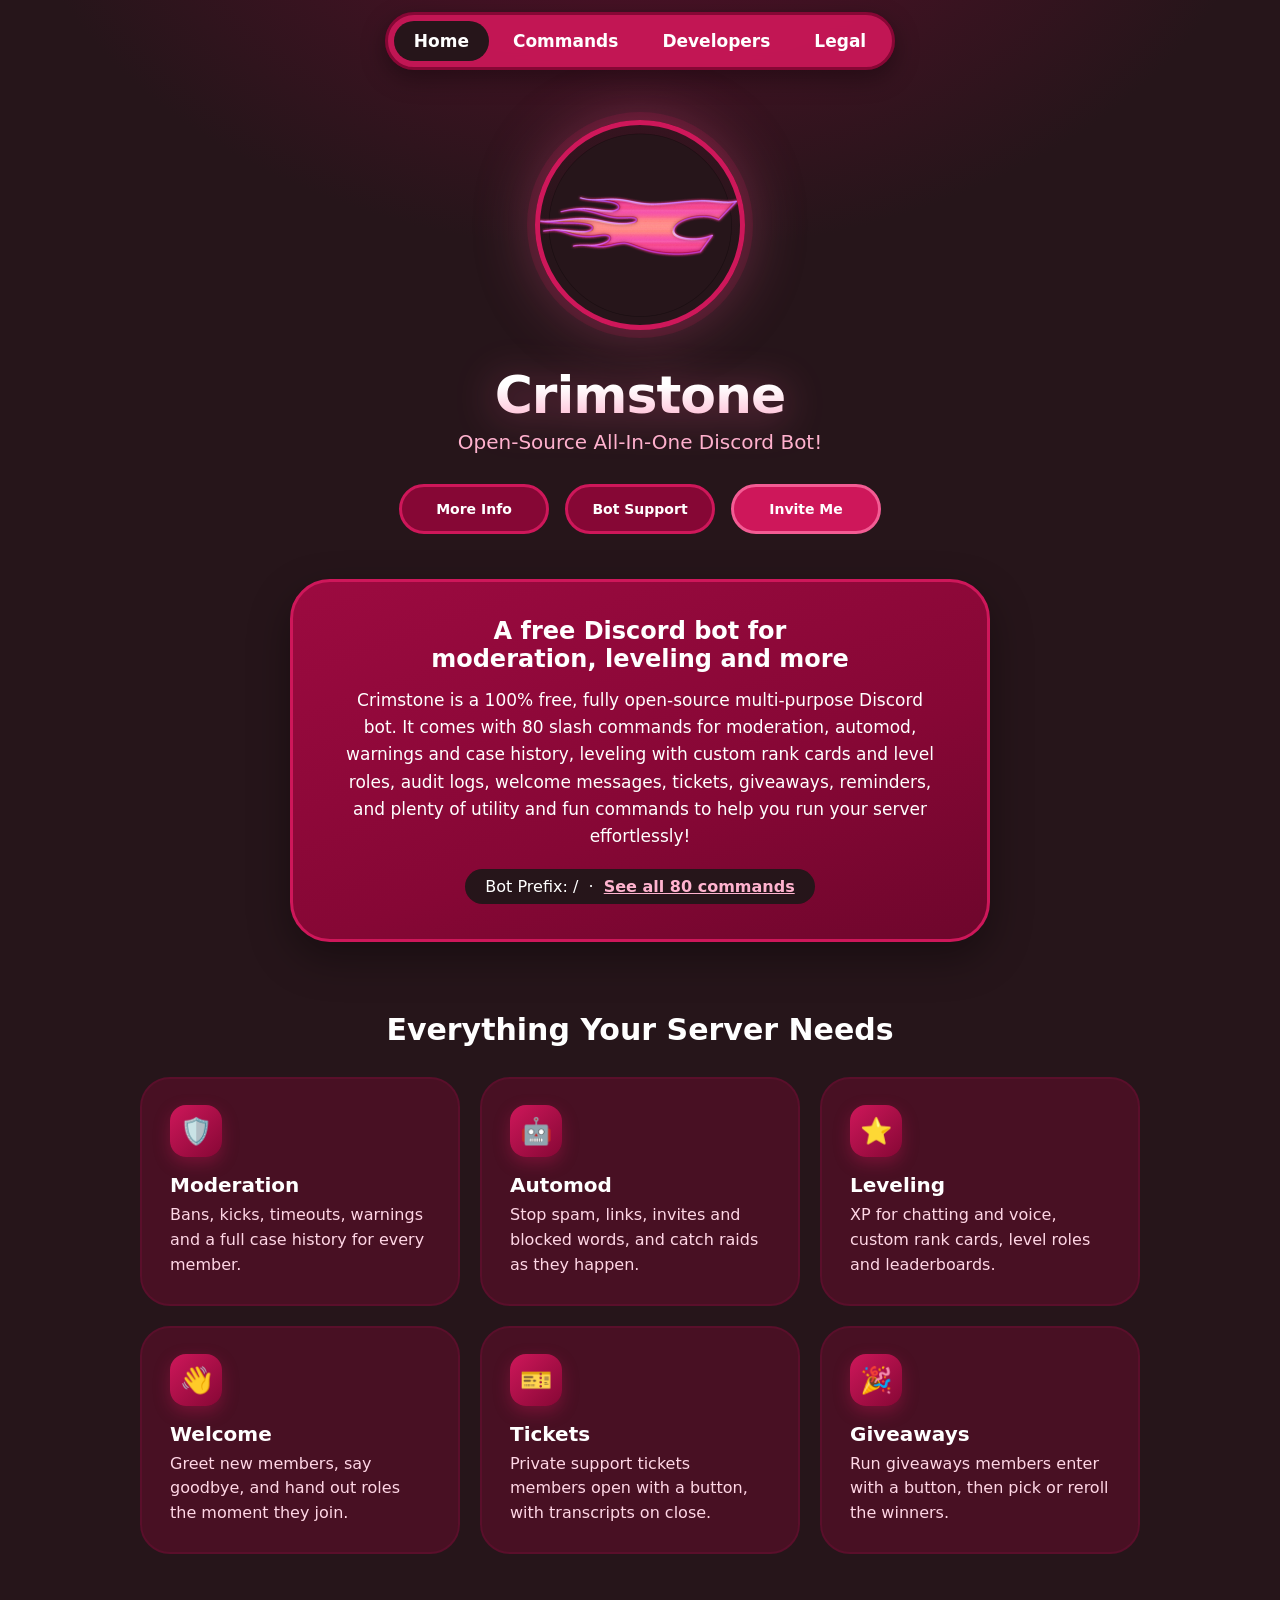
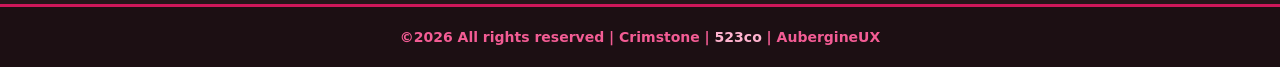
<file: index.html>
<!DOCTYPE html>
<html lang="en">
<head>
    <meta charset="UTF-8">
    <meta name="viewport" content="width=device-width, initial-scale=1.0">
    <title>Crimstone – Free Discord Moderation &amp; Leveling Bot</title>
    <meta name="description" content="Crimstone is a free, open-source Discord bot with 80 slash commands for moderation, leveling and XP, audit logs, reminders, utility tools and fun. Add it to your server in one click.">
    <meta name="author" content="AubergineUX">
    <meta name="theme-color" content="#ce175a">
    <link rel="canonical" href="https://crim.aubergineux.com/">
    <meta property="og:type" content="website">
    <meta property="og:site_name" content="Crimstone">
    <meta property="og:title" content="Crimstone – Free Discord Moderation &amp; Leveling Bot">
    <meta property="og:description" content="Crimstone is a free, open-source Discord bot with 80 slash commands for moderation, leveling and XP, audit logs, reminders, utility tools and fun. Add it to your server in one click.">
    <meta property="og:url" content="https://crim.aubergineux.com/">
    <meta property="og:image" content="https://crim.aubergineux.com/images/og-image.png">
    <meta property="og:image:width" content="1200">
    <meta property="og:image:height" content="630">
    <meta property="og:image:alt" content="The Crimstone bot logo">
    <meta name="twitter:card" content="summary_large_image">
    <meta name="twitter:title" content="Crimstone – Free Discord Moderation &amp; Leveling Bot">
    <meta name="twitter:description" content="Crimstone is a free, open-source Discord bot with 80 slash commands for moderation, leveling and XP, audit logs, reminders, utility tools and fun. Add it to your server in one click.">
    <meta name="twitter:image" content="https://crim.aubergineux.com/images/og-image.png">
    <link rel="stylesheet" href="style.css">
    <link rel="icon" type="image/png" sizes="48x48" href="/images/favicon-48.png">
    <link rel="apple-touch-icon" href="/images/apple-touch-icon.png">
    <script type="application/ld+json">
{
  "@context": "https://schema.org",
  "@graph": [
    {
      "@type": "WebSite",
      "name": "Crimstone",
      "url": "https://crim.aubergineux.com/"
    },
    {
      "@type": "SoftwareApplication",
      "name": "Crimstone",
      "description": "Crimstone is a free, open-source Discord bot with 80 slash commands for moderation, leveling and XP, audit logs, reminders, utility tools and fun. Add it to your server in one click.",
      "applicationCategory": "CommunicationApplication",
      "operatingSystem": "Discord",
      "url": "https://crim.aubergineux.com/",
      "installUrl": "https://discord.com/oauth2/authorize?client_id=1507721065235877958",
      "image": "https://crim.aubergineux.com/images/logo.png",
      "offers": {
        "@type": "Offer",
        "price": "0",
        "priceCurrency": "USD"
      },
      "author": {
        "@type": "Person",
        "name": "AubergineUX",
        "url": "https://github.com/aubergine-ux"
      }
    }
  ]
}
    </script>
</head>
<body>
    <nav id="nav" aria-label="Main">
        <div id="navtext-div">
            <a href="/" class="navtext" aria-current="page">Home</a>
            <a href="commands.html" class="navtext">Commands</a>
            <a href="developers.html" class="navtext">Developers</a>
            <a href="privacy.html" class="navtext">Legal</a>
        </div>
    </nav>

    <header>
        <img id="logo-main-1" src="images/logo-400.png" alt="Crimstone logo" width="200" height="200">
        <h1 id="botname-main-1">Crimstone</h1>
        <p id="botname-main-2">Open-Source All-In-One Discord Bot!</p>

        <div id="main-buttons">
            <a class="main-button" href="developers.html">More Info</a>
            <a class="main-button" href="https://osm.pm/ruby" rel="noopener">Bot Support</a>
            <a class="main-button" id="invite-button" href="https://discord.com/oauth2/authorize?client_id=1507721065235877958" rel="noopener">Invite Me</a>
        </div>
    </header>

    <main>
        <section id="main-info">
            <h2>A free Discord bot for moderation, leveling and more</h2>
            <p id="main-info-1">Crimstone is a 100% free, fully open-source multi-purpose Discord bot. It comes with 80 slash commands for moderation, automod, warnings and case history, leveling with custom rank cards and level roles, audit logs, welcome messages, tickets, giveaways, reminders, and plenty of utility and fun commands to help you run your server effortlessly!</p>
            <br>
            <p id="main-info-2">Bot Prefix: /&nbsp;&nbsp;·&nbsp;&nbsp;<a href="commands.html">See all 80 commands</a></p>
        </section>

        <section id="features">
            <h2 id="features-title">Everything Your Server Needs</h2>
            <div id="features-grid">
                <div class="feature-card">
                    <span class="feature-icon" aria-hidden="true">🛡️</span>
                    <h3 class="feature-name">Moderation</h3>
                    <p class="feature-desc">Bans, kicks, timeouts, warnings and a full case history for every member.</p>
                </div>
                <div class="feature-card">
                    <span class="feature-icon" aria-hidden="true">🤖</span>
                    <h3 class="feature-name">Automod</h3>
                    <p class="feature-desc">Stop spam, links, invites and blocked words, and catch raids as they happen.</p>
                </div>
                <div class="feature-card">
                    <span class="feature-icon" aria-hidden="true">⭐</span>
                    <h3 class="feature-name">Leveling</h3>
                    <p class="feature-desc">XP for chatting and voice, custom rank cards, level roles and leaderboards.</p>
                </div>
                <div class="feature-card">
                    <span class="feature-icon" aria-hidden="true">👋</span>
                    <h3 class="feature-name">Welcome</h3>
                    <p class="feature-desc">Greet new members, say goodbye, and hand out roles the moment they join.</p>
                </div>
                <div class="feature-card">
                    <span class="feature-icon" aria-hidden="true">🎫</span>
                    <h3 class="feature-name">Tickets</h3>
                    <p class="feature-desc">Private support tickets members open with a button, with transcripts on close.</p>
                </div>
                <div class="feature-card">
                    <span class="feature-icon" aria-hidden="true">🎉</span>
                    <h3 class="feature-name">Giveaways</h3>
                    <p class="feature-desc">Run giveaways members enter with a button, then pick or reroll the winners.</p>
                </div>
            </div>
        </section>
    </main>

    <footer>
        <p id="footer-text">©️2026 All rights reserved | Crimstone | <a href="https://523r.com/" rel="noopener">523co</a> | AubergineUX</p>
    </footer>
</body>
</html>
</file>
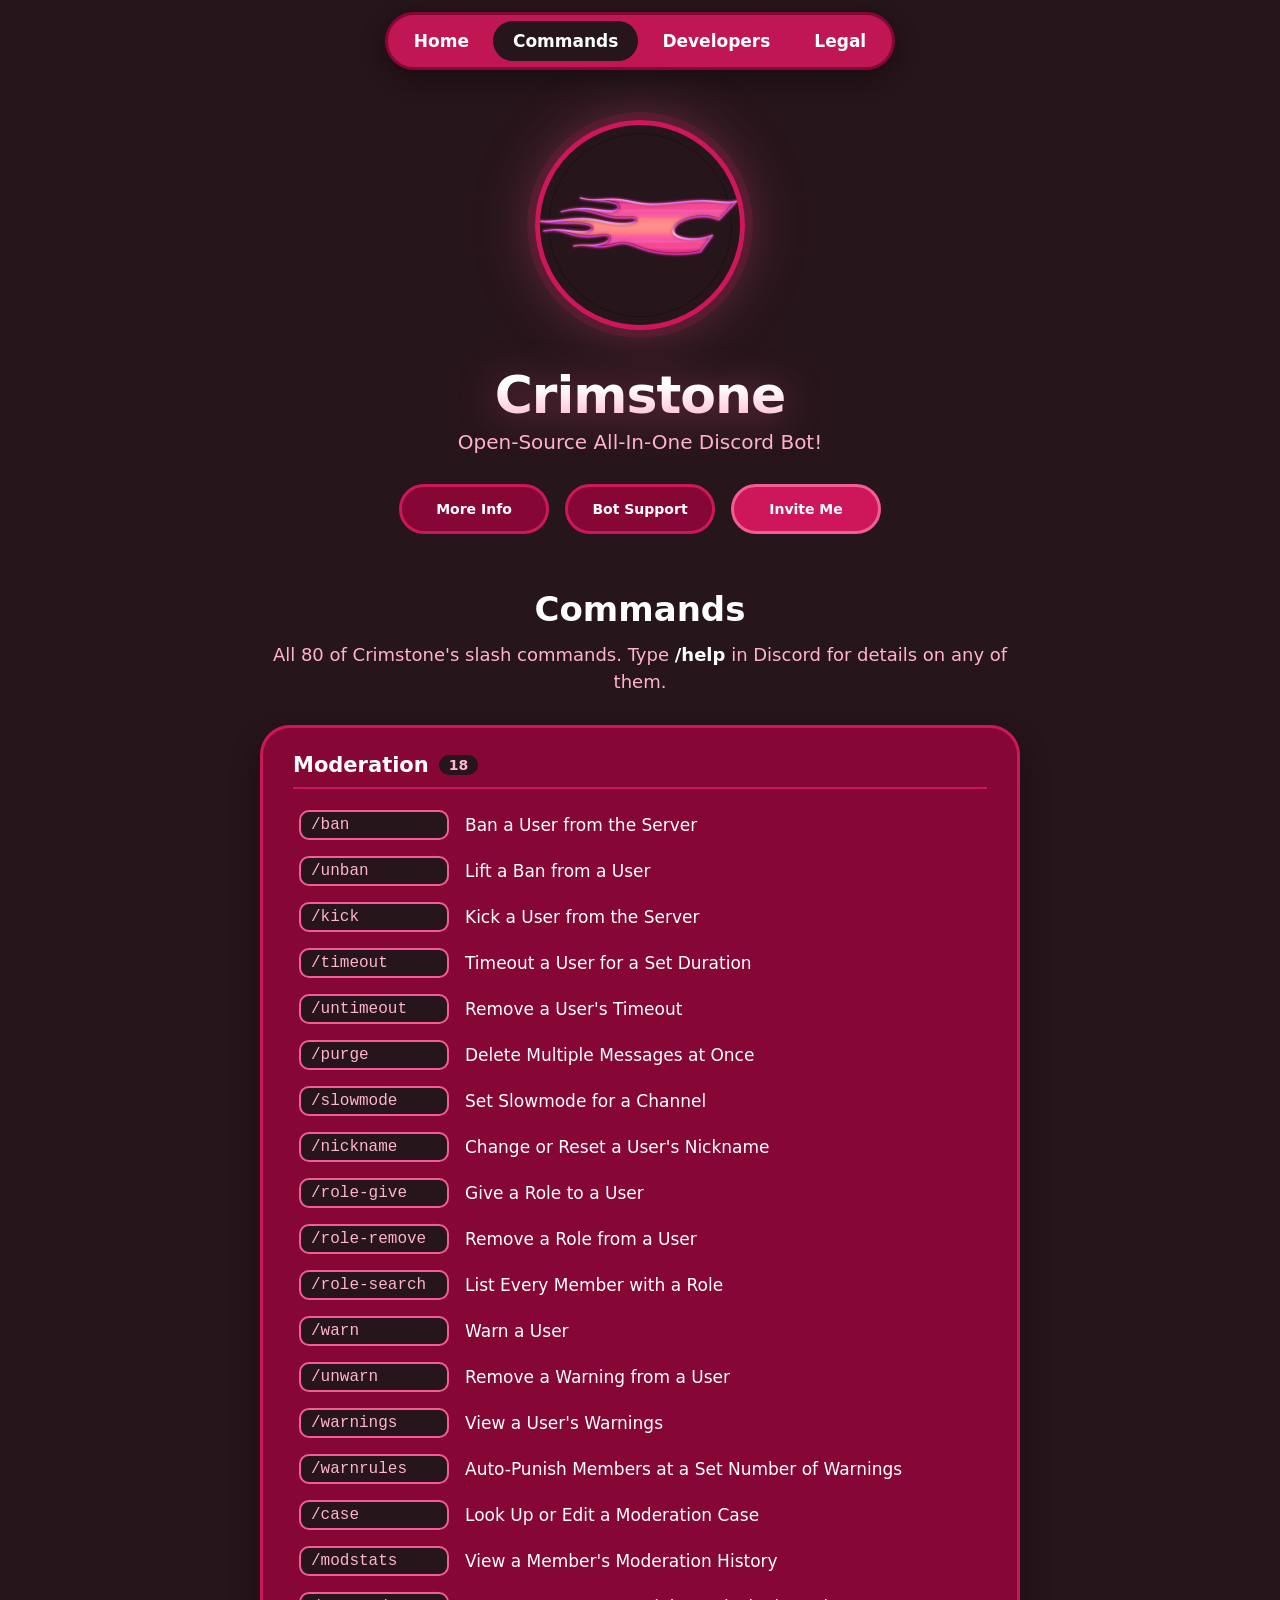
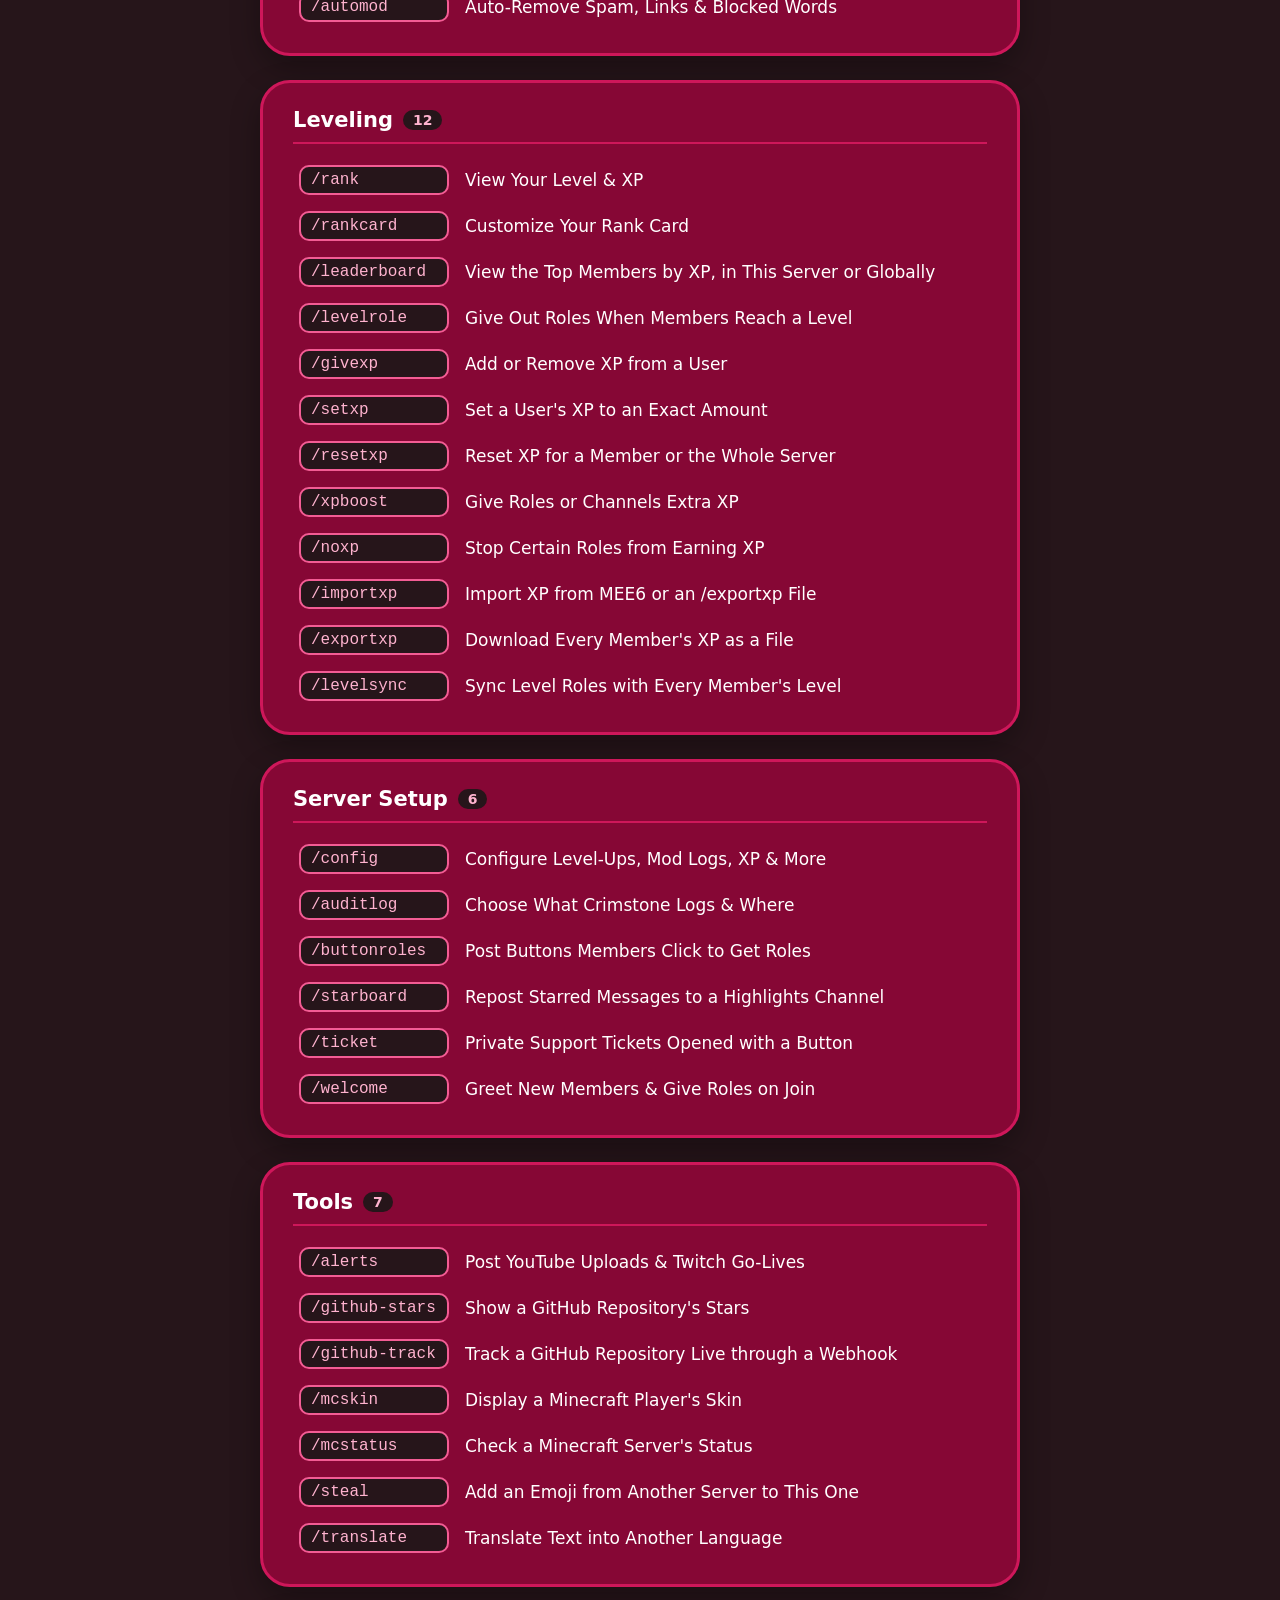
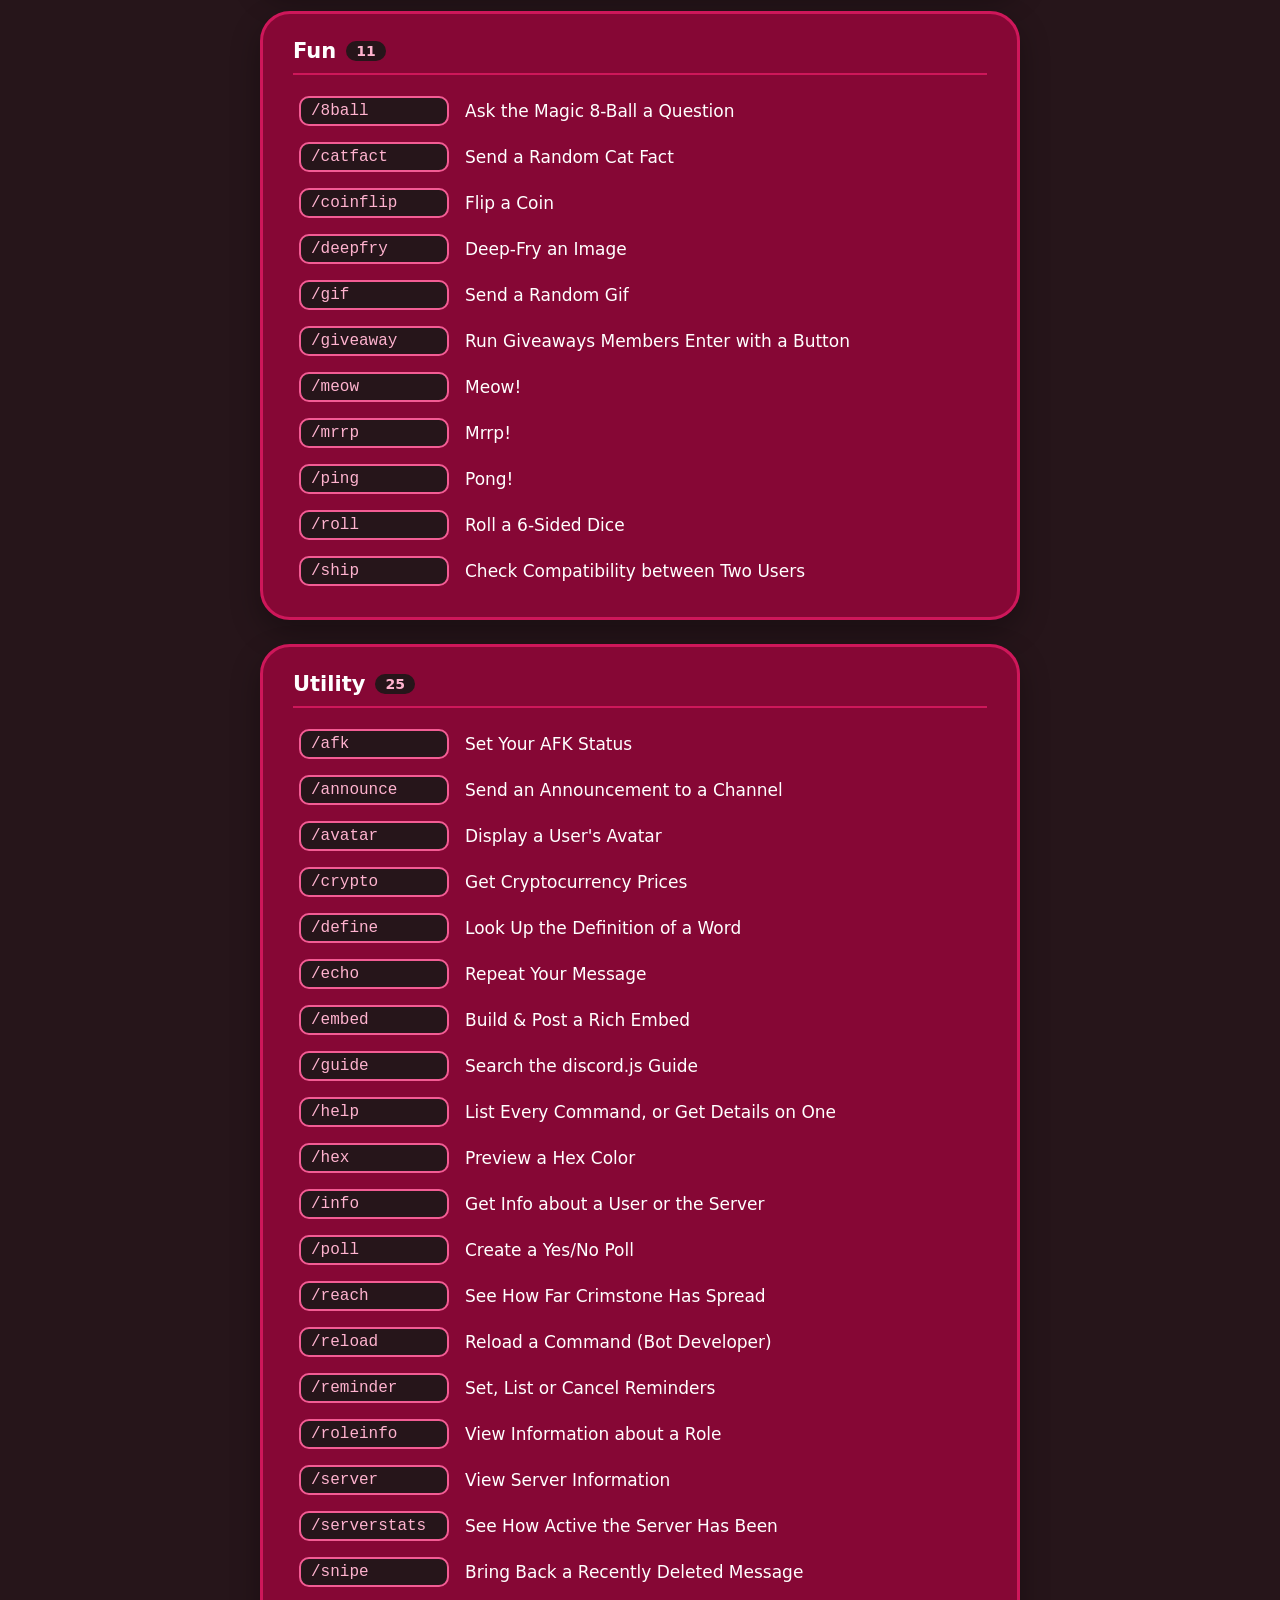
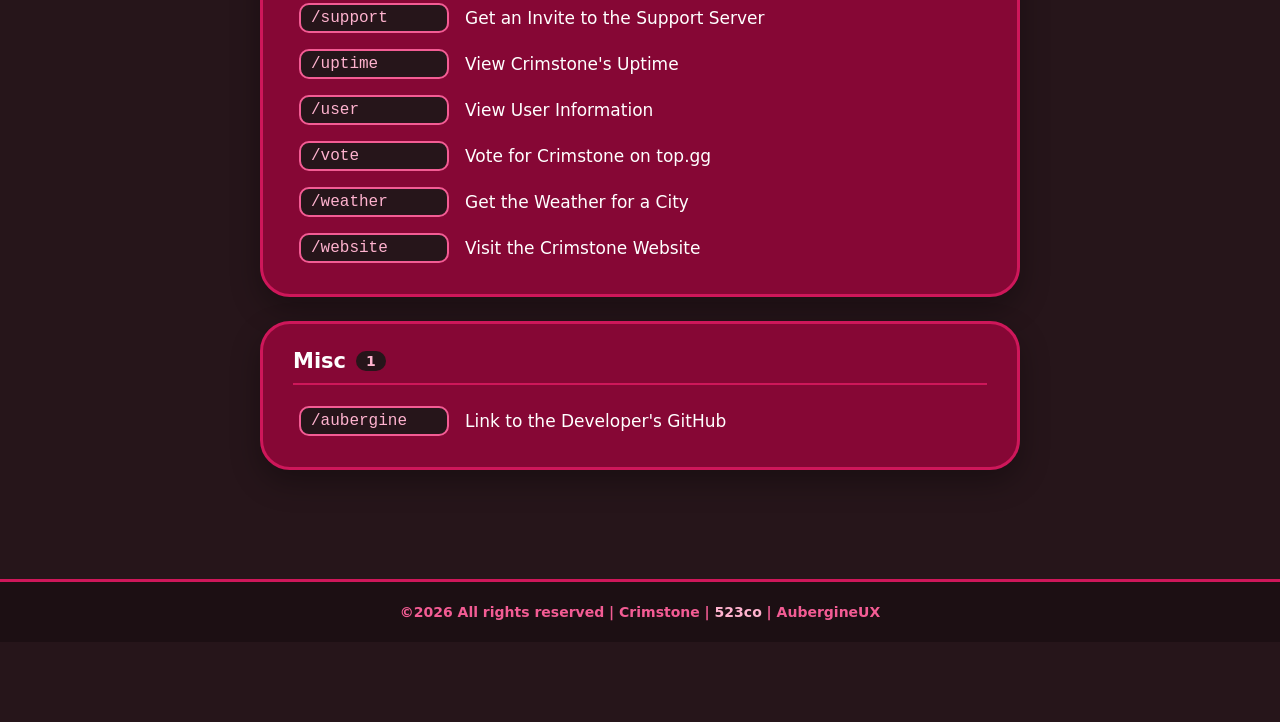
<file: commands.html>
<!DOCTYPE html>
<html lang="en">
<head>
    <meta charset="UTF-8">
    <meta name="viewport" content="width=device-width, initial-scale=1.0">
    <title>Crimstone Commands – All 80 Slash Commands</title>
    <meta name="description" content="The full list of Crimstone&#x27;s 80 Discord slash commands: moderation, leveling and rank cards, server setup, tools, utility and fun.">
    <meta name="author" content="AubergineUX">
    <meta name="theme-color" content="#ce175a">
    <link rel="canonical" href="https://crim.aubergineux.com/commands.html">
    <meta property="og:type" content="website">
    <meta property="og:site_name" content="Crimstone">
    <meta property="og:title" content="Crimstone Commands – All 80 Slash Commands">
    <meta property="og:description" content="The full list of Crimstone&#x27;s 80 Discord slash commands: moderation, leveling and rank cards, server setup, tools, utility and fun.">
    <meta property="og:url" content="https://crim.aubergineux.com/commands.html">
    <meta property="og:image" content="https://crim.aubergineux.com/images/og-image.png">
    <meta property="og:image:width" content="1200">
    <meta property="og:image:height" content="630">
    <meta property="og:image:alt" content="The Crimstone bot logo">
    <meta name="twitter:card" content="summary_large_image">
    <meta name="twitter:title" content="Crimstone Commands – All 80 Slash Commands">
    <meta name="twitter:description" content="The full list of Crimstone&#x27;s 80 Discord slash commands: moderation, leveling and rank cards, server setup, tools, utility and fun.">
    <meta name="twitter:image" content="https://crim.aubergineux.com/images/og-image.png">
    <link rel="stylesheet" href="style.css">
    <link rel="icon" type="image/png" sizes="48x48" href="/images/favicon-48.png">
    <link rel="apple-touch-icon" href="/images/apple-touch-icon.png">
    <script type="application/ld+json">
{
  "@context": "https://schema.org",
  "@type": "ItemList",
  "name": "Crimstone slash commands",
  "numberOfItems": 80,
  "itemListElement": [
    {
      "@type": "ListItem",
      "position": 1,
      "name": "/ban",
      "description": "Ban a User from the Server"
    },
    {
      "@type": "ListItem",
      "position": 2,
      "name": "/unban",
      "description": "Lift a Ban from a User"
    },
    {
      "@type": "ListItem",
      "position": 3,
      "name": "/kick",
      "description": "Kick a User from the Server"
    },
    {
      "@type": "ListItem",
      "position": 4,
      "name": "/timeout",
      "description": "Timeout a User for a Set Duration"
    },
    {
      "@type": "ListItem",
      "position": 5,
      "name": "/untimeout",
      "description": "Remove a User's Timeout"
    },
    {
      "@type": "ListItem",
      "position": 6,
      "name": "/purge",
      "description": "Delete Multiple Messages at Once"
    },
    {
      "@type": "ListItem",
      "position": 7,
      "name": "/slowmode",
      "description": "Set Slowmode for a Channel"
    },
    {
      "@type": "ListItem",
      "position": 8,
      "name": "/nickname",
      "description": "Change or Reset a User's Nickname"
    },
    {
      "@type": "ListItem",
      "position": 9,
      "name": "/role-give",
      "description": "Give a Role to a User"
    },
    {
      "@type": "ListItem",
      "position": 10,
      "name": "/role-remove",
      "description": "Remove a Role from a User"
    },
    {
      "@type": "ListItem",
      "position": 11,
      "name": "/role-search",
      "description": "List Every Member with a Role"
    },
    {
      "@type": "ListItem",
      "position": 12,
      "name": "/warn",
      "description": "Warn a User"
    },
    {
      "@type": "ListItem",
      "position": 13,
      "name": "/unwarn",
      "description": "Remove a Warning from a User"
    },
    {
      "@type": "ListItem",
      "position": 14,
      "name": "/warnings",
      "description": "View a User's Warnings"
    },
    {
      "@type": "ListItem",
      "position": 15,
      "name": "/warnrules",
      "description": "Auto-Punish Members at a Set Number of Warnings"
    },
    {
      "@type": "ListItem",
      "position": 16,
      "name": "/case",
      "description": "Look Up or Edit a Moderation Case"
    },
    {
      "@type": "ListItem",
      "position": 17,
      "name": "/modstats",
      "description": "View a Member's Moderation History"
    },
    {
      "@type": "ListItem",
      "position": 18,
      "name": "/automod",
      "description": "Auto-Remove Spam, Links & Blocked Words"
    },
    {
      "@type": "ListItem",
      "position": 19,
      "name": "/rank",
      "description": "View Your Level & XP"
    },
    {
      "@type": "ListItem",
      "position": 20,
      "name": "/rankcard",
      "description": "Customize Your Rank Card"
    },
    {
      "@type": "ListItem",
      "position": 21,
      "name": "/leaderboard",
      "description": "View the Top Members by XP, in This Server or Globally"
    },
    {
      "@type": "ListItem",
      "position": 22,
      "name": "/levelrole",
      "description": "Give Out Roles When Members Reach a Level"
    },
    {
      "@type": "ListItem",
      "position": 23,
      "name": "/givexp",
      "description": "Add or Remove XP from a User"
    },
    {
      "@type": "ListItem",
      "position": 24,
      "name": "/setxp",
      "description": "Set a User's XP to an Exact Amount"
    },
    {
      "@type": "ListItem",
      "position": 25,
      "name": "/resetxp",
      "description": "Reset XP for a Member or the Whole Server"
    },
    {
      "@type": "ListItem",
      "position": 26,
      "name": "/xpboost",
      "description": "Give Roles or Channels Extra XP"
    },
    {
      "@type": "ListItem",
      "position": 27,
      "name": "/noxp",
      "description": "Stop Certain Roles from Earning XP"
    },
    {
      "@type": "ListItem",
      "position": 28,
      "name": "/importxp",
      "description": "Import XP from MEE6 or an /exportxp File"
    },
    {
      "@type": "ListItem",
      "position": 29,
      "name": "/exportxp",
      "description": "Download Every Member's XP as a File"
    },
    {
      "@type": "ListItem",
      "position": 30,
      "name": "/levelsync",
      "description": "Sync Level Roles with Every Member's Level"
    },
    {
      "@type": "ListItem",
      "position": 31,
      "name": "/config",
      "description": "Configure Level-Ups, Mod Logs, XP & More"
    },
    {
      "@type": "ListItem",
      "position": 32,
      "name": "/auditlog",
      "description": "Choose What Crimstone Logs & Where"
    },
    {
      "@type": "ListItem",
      "position": 33,
      "name": "/buttonroles",
      "description": "Post Buttons Members Click to Get Roles"
    },
    {
      "@type": "ListItem",
      "position": 34,
      "name": "/starboard",
      "description": "Repost Starred Messages to a Highlights Channel"
    },
    {
      "@type": "ListItem",
      "position": 35,
      "name": "/ticket",
      "description": "Private Support Tickets Opened with a Button"
    },
    {
      "@type": "ListItem",
      "position": 36,
      "name": "/welcome",
      "description": "Greet New Members & Give Roles on Join"
    },
    {
      "@type": "ListItem",
      "position": 37,
      "name": "/alerts",
      "description": "Post YouTube Uploads & Twitch Go-Lives"
    },
    {
      "@type": "ListItem",
      "position": 38,
      "name": "/github-stars",
      "description": "Show a GitHub Repository's Stars"
    },
    {
      "@type": "ListItem",
      "position": 39,
      "name": "/github-track",
      "description": "Track a GitHub Repository Live through a Webhook"
    },
    {
      "@type": "ListItem",
      "position": 40,
      "name": "/mcskin",
      "description": "Display a Minecraft Player's Skin"
    },
    {
      "@type": "ListItem",
      "position": 41,
      "name": "/mcstatus",
      "description": "Check a Minecraft Server's Status"
    },
    {
      "@type": "ListItem",
      "position": 42,
      "name": "/steal",
      "description": "Add an Emoji from Another Server to This One"
    },
    {
      "@type": "ListItem",
      "position": 43,
      "name": "/translate",
      "description": "Translate Text into Another Language"
    },
    {
      "@type": "ListItem",
      "position": 44,
      "name": "/8ball",
      "description": "Ask the Magic 8-Ball a Question"
    },
    {
      "@type": "ListItem",
      "position": 45,
      "name": "/catfact",
      "description": "Send a Random Cat Fact"
    },
    {
      "@type": "ListItem",
      "position": 46,
      "name": "/coinflip",
      "description": "Flip a Coin"
    },
    {
      "@type": "ListItem",
      "position": 47,
      "name": "/deepfry",
      "description": "Deep-Fry an Image"
    },
    {
      "@type": "ListItem",
      "position": 48,
      "name": "/gif",
      "description": "Send a Random Gif"
    },
    {
      "@type": "ListItem",
      "position": 49,
      "name": "/giveaway",
      "description": "Run Giveaways Members Enter with a Button"
    },
    {
      "@type": "ListItem",
      "position": 50,
      "name": "/meow",
      "description": "Meow!"
    },
    {
      "@type": "ListItem",
      "position": 51,
      "name": "/mrrp",
      "description": "Mrrp!"
    },
    {
      "@type": "ListItem",
      "position": 52,
      "name": "/ping",
      "description": "Pong!"
    },
    {
      "@type": "ListItem",
      "position": 53,
      "name": "/roll",
      "description": "Roll a 6-Sided Dice"
    },
    {
      "@type": "ListItem",
      "position": 54,
      "name": "/ship",
      "description": "Check Compatibility between Two Users"
    },
    {
      "@type": "ListItem",
      "position": 55,
      "name": "/afk",
      "description": "Set Your AFK Status"
    },
    {
      "@type": "ListItem",
      "position": 56,
      "name": "/announce",
      "description": "Send an Announcement to a Channel"
    },
    {
      "@type": "ListItem",
      "position": 57,
      "name": "/avatar",
      "description": "Display a User's Avatar"
    },
    {
      "@type": "ListItem",
      "position": 58,
      "name": "/crypto",
      "description": "Get Cryptocurrency Prices"
    },
    {
      "@type": "ListItem",
      "position": 59,
      "name": "/define",
      "description": "Look Up the Definition of a Word"
    },
    {
      "@type": "ListItem",
      "position": 60,
      "name": "/echo",
      "description": "Repeat Your Message"
    },
    {
      "@type": "ListItem",
      "position": 61,
      "name": "/embed",
      "description": "Build & Post a Rich Embed"
    },
    {
      "@type": "ListItem",
      "position": 62,
      "name": "/guide",
      "description": "Search the discord.js Guide"
    },
    {
      "@type": "ListItem",
      "position": 63,
      "name": "/help",
      "description": "List Every Command, or Get Details on One"
    },
    {
      "@type": "ListItem",
      "position": 64,
      "name": "/hex",
      "description": "Preview a Hex Color"
    },
    {
      "@type": "ListItem",
      "position": 65,
      "name": "/info",
      "description": "Get Info about a User or the Server"
    },
    {
      "@type": "ListItem",
      "position": 66,
      "name": "/poll",
      "description": "Create a Yes/No Poll"
    },
    {
      "@type": "ListItem",
      "position": 67,
      "name": "/reach",
      "description": "See How Far Crimstone Has Spread"
    },
    {
      "@type": "ListItem",
      "position": 68,
      "name": "/reload",
      "description": "Reload a Command (Bot Developer)"
    },
    {
      "@type": "ListItem",
      "position": 69,
      "name": "/reminder",
      "description": "Set, List or Cancel Reminders"
    },
    {
      "@type": "ListItem",
      "position": 70,
      "name": "/roleinfo",
      "description": "View Information about a Role"
    },
    {
      "@type": "ListItem",
      "position": 71,
      "name": "/server",
      "description": "View Server Information"
    },
    {
      "@type": "ListItem",
      "position": 72,
      "name": "/serverstats",
      "description": "See How Active the Server Has Been"
    },
    {
      "@type": "ListItem",
      "position": 73,
      "name": "/snipe",
      "description": "Bring Back a Recently Deleted Message"
    },
    {
      "@type": "ListItem",
      "position": 74,
      "name": "/support",
      "description": "Get an Invite to the Support Server"
    },
    {
      "@type": "ListItem",
      "position": 75,
      "name": "/uptime",
      "description": "View Crimstone's Uptime"
    },
    {
      "@type": "ListItem",
      "position": 76,
      "name": "/user",
      "description": "View User Information"
    },
    {
      "@type": "ListItem",
      "position": 77,
      "name": "/vote",
      "description": "Vote for Crimstone on top.gg"
    },
    {
      "@type": "ListItem",
      "position": 78,
      "name": "/weather",
      "description": "Get the Weather for a City"
    },
    {
      "@type": "ListItem",
      "position": 79,
      "name": "/website",
      "description": "Visit the Crimstone Website"
    },
    {
      "@type": "ListItem",
      "position": 80,
      "name": "/aubergine",
      "description": "Link to the Developer's GitHub"
    }
  ]
}
    </script>
</head>
<body>
    <nav id="nav" aria-label="Main">
        <div id="navtext-div">
            <a href="/" class="navtext">Home</a>
            <a href="commands.html" class="navtext" aria-current="page">Commands</a>
            <a href="developers.html" class="navtext">Developers</a>
            <a href="privacy.html" class="navtext">Legal</a>
        </div>
    </nav>

    <header>
        <img id="logo-main-1" src="images/logo-400.png" alt="Crimstone logo" width="200" height="200">
        <p id="botname-main-1">Crimstone</p>
        <p id="botname-main-2">Open-Source All-In-One Discord Bot!</p>

        <div id="main-buttons">
            <a class="main-button" href="developers.html">More Info</a>
            <a class="main-button" href="https://osm.pm/ruby" rel="noopener">Bot Support</a>
            <a class="main-button" id="invite-button" href="https://discord.com/oauth2/authorize?client_id=1507721065235877958" rel="noopener">Invite Me</a>
        </div>
    </header>

    <main id="commands">
        <h1 id="commands-title">Commands</h1>
        <p class="intro">All 80 of Crimstone's slash commands. Type <strong>/help</strong> in Discord for details on any of them.</p>

        <section class="command-category">
            <h2 class="category-title">Moderation <span class="category-count">18</span></h2>
            <div class="command-list">
                <div class="command-item">
                    <span class="command-name">/ban</span>
                    <span class="command-desc">Ban a User from the Server</span>
                </div>
                <div class="command-item">
                    <span class="command-name">/unban</span>
                    <span class="command-desc">Lift a Ban from a User</span>
                </div>
                <div class="command-item">
                    <span class="command-name">/kick</span>
                    <span class="command-desc">Kick a User from the Server</span>
                </div>
                <div class="command-item">
                    <span class="command-name">/timeout</span>
                    <span class="command-desc">Timeout a User for a Set Duration</span>
                </div>
                <div class="command-item">
                    <span class="command-name">/untimeout</span>
                    <span class="command-desc">Remove a User's Timeout</span>
                </div>
                <div class="command-item">
                    <span class="command-name">/purge</span>
                    <span class="command-desc">Delete Multiple Messages at Once</span>
                </div>
                <div class="command-item">
                    <span class="command-name">/slowmode</span>
                    <span class="command-desc">Set Slowmode for a Channel</span>
                </div>
                <div class="command-item">
                    <span class="command-name">/nickname</span>
                    <span class="command-desc">Change or Reset a User's Nickname</span>
                </div>
                <div class="command-item">
                    <span class="command-name">/role-give</span>
                    <span class="command-desc">Give a Role to a User</span>
                </div>
                <div class="command-item">
                    <span class="command-name">/role-remove</span>
                    <span class="command-desc">Remove a Role from a User</span>
                </div>
                <div class="command-item">
                    <span class="command-name">/role-search</span>
                    <span class="command-desc">List Every Member with a Role</span>
                </div>
                <div class="command-item">
                    <span class="command-name">/warn</span>
                    <span class="command-desc">Warn a User</span>
                </div>
                <div class="command-item">
                    <span class="command-name">/unwarn</span>
                    <span class="command-desc">Remove a Warning from a User</span>
                </div>
                <div class="command-item">
                    <span class="command-name">/warnings</span>
                    <span class="command-desc">View a User's Warnings</span>
                </div>
                <div class="command-item">
                    <span class="command-name">/warnrules</span>
                    <span class="command-desc">Auto-Punish Members at a Set Number of Warnings</span>
                </div>
                <div class="command-item">
                    <span class="command-name">/case</span>
                    <span class="command-desc">Look Up or Edit a Moderation Case</span>
                </div>
                <div class="command-item">
                    <span class="command-name">/modstats</span>
                    <span class="command-desc">View a Member's Moderation History</span>
                </div>
                <div class="command-item">
                    <span class="command-name">/automod</span>
                    <span class="command-desc">Auto-Remove Spam, Links & Blocked Words</span>
                </div>
            </div>
        </section>

        <section class="command-category">
            <h2 class="category-title">Leveling <span class="category-count">12</span></h2>
            <div class="command-list">
                <div class="command-item">
                    <span class="command-name">/rank</span>
                    <span class="command-desc">View Your Level & XP</span>
                </div>
                <div class="command-item">
                    <span class="command-name">/rankcard</span>
                    <span class="command-desc">Customize Your Rank Card</span>
                </div>
                <div class="command-item">
                    <span class="command-name">/leaderboard</span>
                    <span class="command-desc">View the Top Members by XP, in This Server or Globally</span>
                </div>
                <div class="command-item">
                    <span class="command-name">/levelrole</span>
                    <span class="command-desc">Give Out Roles When Members Reach a Level</span>
                </div>
                <div class="command-item">
                    <span class="command-name">/givexp</span>
                    <span class="command-desc">Add or Remove XP from a User</span>
                </div>
                <div class="command-item">
                    <span class="command-name">/setxp</span>
                    <span class="command-desc">Set a User's XP to an Exact Amount</span>
                </div>
                <div class="command-item">
                    <span class="command-name">/resetxp</span>
                    <span class="command-desc">Reset XP for a Member or the Whole Server</span>
                </div>
                <div class="command-item">
                    <span class="command-name">/xpboost</span>
                    <span class="command-desc">Give Roles or Channels Extra XP</span>
                </div>
                <div class="command-item">
                    <span class="command-name">/noxp</span>
                    <span class="command-desc">Stop Certain Roles from Earning XP</span>
                </div>
                <div class="command-item">
                    <span class="command-name">/importxp</span>
                    <span class="command-desc">Import XP from MEE6 or an /exportxp File</span>
                </div>
                <div class="command-item">
                    <span class="command-name">/exportxp</span>
                    <span class="command-desc">Download Every Member's XP as a File</span>
                </div>
                <div class="command-item">
                    <span class="command-name">/levelsync</span>
                    <span class="command-desc">Sync Level Roles with Every Member's Level</span>
                </div>
            </div>
        </section>

        <section class="command-category">
            <h2 class="category-title">Server Setup <span class="category-count">6</span></h2>
            <div class="command-list">
                <div class="command-item">
                    <span class="command-name">/config</span>
                    <span class="command-desc">Configure Level-Ups, Mod Logs, XP & More</span>
                </div>
                <div class="command-item">
                    <span class="command-name">/auditlog</span>
                    <span class="command-desc">Choose What Crimstone Logs & Where</span>
                </div>
                <div class="command-item">
                    <span class="command-name">/buttonroles</span>
                    <span class="command-desc">Post Buttons Members Click to Get Roles</span>
                </div>
                <div class="command-item">
                    <span class="command-name">/starboard</span>
                    <span class="command-desc">Repost Starred Messages to a Highlights Channel</span>
                </div>
                <div class="command-item">
                    <span class="command-name">/ticket</span>
                    <span class="command-desc">Private Support Tickets Opened with a Button</span>
                </div>
                <div class="command-item">
                    <span class="command-name">/welcome</span>
                    <span class="command-desc">Greet New Members & Give Roles on Join</span>
                </div>
            </div>
        </section>

        <section class="command-category">
            <h2 class="category-title">Tools <span class="category-count">7</span></h2>
            <div class="command-list">
                <div class="command-item">
                    <span class="command-name">/alerts</span>
                    <span class="command-desc">Post YouTube Uploads & Twitch Go-Lives</span>
                </div>
                <div class="command-item">
                    <span class="command-name">/github-stars</span>
                    <span class="command-desc">Show a GitHub Repository's Stars</span>
                </div>
                <div class="command-item">
                    <span class="command-name">/github-track</span>
                    <span class="command-desc">Track a GitHub Repository Live through a Webhook</span>
                </div>
                <div class="command-item">
                    <span class="command-name">/mcskin</span>
                    <span class="command-desc">Display a Minecraft Player's Skin</span>
                </div>
                <div class="command-item">
                    <span class="command-name">/mcstatus</span>
                    <span class="command-desc">Check a Minecraft Server's Status</span>
                </div>
                <div class="command-item">
                    <span class="command-name">/steal</span>
                    <span class="command-desc">Add an Emoji from Another Server to This One</span>
                </div>
                <div class="command-item">
                    <span class="command-name">/translate</span>
                    <span class="command-desc">Translate Text into Another Language</span>
                </div>
            </div>
        </section>

        <section class="command-category">
            <h2 class="category-title">Fun <span class="category-count">11</span></h2>
            <div class="command-list">
                <div class="command-item">
                    <span class="command-name">/8ball</span>
                    <span class="command-desc">Ask the Magic 8-Ball a Question</span>
                </div>
                <div class="command-item">
                    <span class="command-name">/catfact</span>
                    <span class="command-desc">Send a Random Cat Fact</span>
                </div>
                <div class="command-item">
                    <span class="command-name">/coinflip</span>
                    <span class="command-desc">Flip a Coin</span>
                </div>
                <div class="command-item">
                    <span class="command-name">/deepfry</span>
                    <span class="command-desc">Deep-Fry an Image</span>
                </div>
                <div class="command-item">
                    <span class="command-name">/gif</span>
                    <span class="command-desc">Send a Random Gif</span>
                </div>
                <div class="command-item">
                    <span class="command-name">/giveaway</span>
                    <span class="command-desc">Run Giveaways Members Enter with a Button</span>
                </div>
                <div class="command-item">
                    <span class="command-name">/meow</span>
                    <span class="command-desc">Meow!</span>
                </div>
                <div class="command-item">
                    <span class="command-name">/mrrp</span>
                    <span class="command-desc">Mrrp!</span>
                </div>
                <div class="command-item">
                    <span class="command-name">/ping</span>
                    <span class="command-desc">Pong!</span>
                </div>
                <div class="command-item">
                    <span class="command-name">/roll</span>
                    <span class="command-desc">Roll a 6-Sided Dice</span>
                </div>
                <div class="command-item">
                    <span class="command-name">/ship</span>
                    <span class="command-desc">Check Compatibility between Two Users</span>
                </div>
            </div>
        </section>

        <section class="command-category">
            <h2 class="category-title">Utility <span class="category-count">25</span></h2>
            <div class="command-list">
                <div class="command-item">
                    <span class="command-name">/afk</span>
                    <span class="command-desc">Set Your AFK Status</span>
                </div>
                <div class="command-item">
                    <span class="command-name">/announce</span>
                    <span class="command-desc">Send an Announcement to a Channel</span>
                </div>
                <div class="command-item">
                    <span class="command-name">/avatar</span>
                    <span class="command-desc">Display a User's Avatar</span>
                </div>
                <div class="command-item">
                    <span class="command-name">/crypto</span>
                    <span class="command-desc">Get Cryptocurrency Prices</span>
                </div>
                <div class="command-item">
                    <span class="command-name">/define</span>
                    <span class="command-desc">Look Up the Definition of a Word</span>
                </div>
                <div class="command-item">
                    <span class="command-name">/echo</span>
                    <span class="command-desc">Repeat Your Message</span>
                </div>
                <div class="command-item">
                    <span class="command-name">/embed</span>
                    <span class="command-desc">Build & Post a Rich Embed</span>
                </div>
                <div class="command-item">
                    <span class="command-name">/guide</span>
                    <span class="command-desc">Search the discord.js Guide</span>
                </div>
                <div class="command-item">
                    <span class="command-name">/help</span>
                    <span class="command-desc">List Every Command, or Get Details on One</span>
                </div>
                <div class="command-item">
                    <span class="command-name">/hex</span>
                    <span class="command-desc">Preview a Hex Color</span>
                </div>
                <div class="command-item">
                    <span class="command-name">/info</span>
                    <span class="command-desc">Get Info about a User or the Server</span>
                </div>
                <div class="command-item">
                    <span class="command-name">/poll</span>
                    <span class="command-desc">Create a Yes/No Poll</span>
                </div>
                <div class="command-item">
                    <span class="command-name">/reach</span>
                    <span class="command-desc">See How Far Crimstone Has Spread</span>
                </div>
                <div class="command-item">
                    <span class="command-name">/reload</span>
                    <span class="command-desc">Reload a Command (Bot Developer)</span>
                </div>
                <div class="command-item">
                    <span class="command-name">/reminder</span>
                    <span class="command-desc">Set, List or Cancel Reminders</span>
                </div>
                <div class="command-item">
                    <span class="command-name">/roleinfo</span>
                    <span class="command-desc">View Information about a Role</span>
                </div>
                <div class="command-item">
                    <span class="command-name">/server</span>
                    <span class="command-desc">View Server Information</span>
                </div>
                <div class="command-item">
                    <span class="command-name">/serverstats</span>
                    <span class="command-desc">See How Active the Server Has Been</span>
                </div>
                <div class="command-item">
                    <span class="command-name">/snipe</span>
                    <span class="command-desc">Bring Back a Recently Deleted Message</span>
                </div>
                <div class="command-item">
                    <span class="command-name">/support</span>
                    <span class="command-desc">Get an Invite to the Support Server</span>
                </div>
                <div class="command-item">
                    <span class="command-name">/uptime</span>
                    <span class="command-desc">View Crimstone's Uptime</span>
                </div>
                <div class="command-item">
                    <span class="command-name">/user</span>
                    <span class="command-desc">View User Information</span>
                </div>
                <div class="command-item">
                    <span class="command-name">/vote</span>
                    <span class="command-desc">Vote for Crimstone on top.gg</span>
                </div>
                <div class="command-item">
                    <span class="command-name">/weather</span>
                    <span class="command-desc">Get the Weather for a City</span>
                </div>
                <div class="command-item">
                    <span class="command-name">/website</span>
                    <span class="command-desc">Visit the Crimstone Website</span>
                </div>
            </div>
        </section>

        <section class="command-category">
            <h2 class="category-title">Misc <span class="category-count">1</span></h2>
            <div class="command-list">
                <div class="command-item">
                    <span class="command-name">/aubergine</span>
                    <span class="command-desc">Link to the Developer's GitHub</span>
                </div>
            </div>
        </section>

    </main>

    <footer>
        <p id="footer-text">©️2026 All rights reserved | Crimstone | <a href="https://523r.com/" rel="noopener">523co</a> | AubergineUX</p>
    </footer>
</body>
</html>
</file>
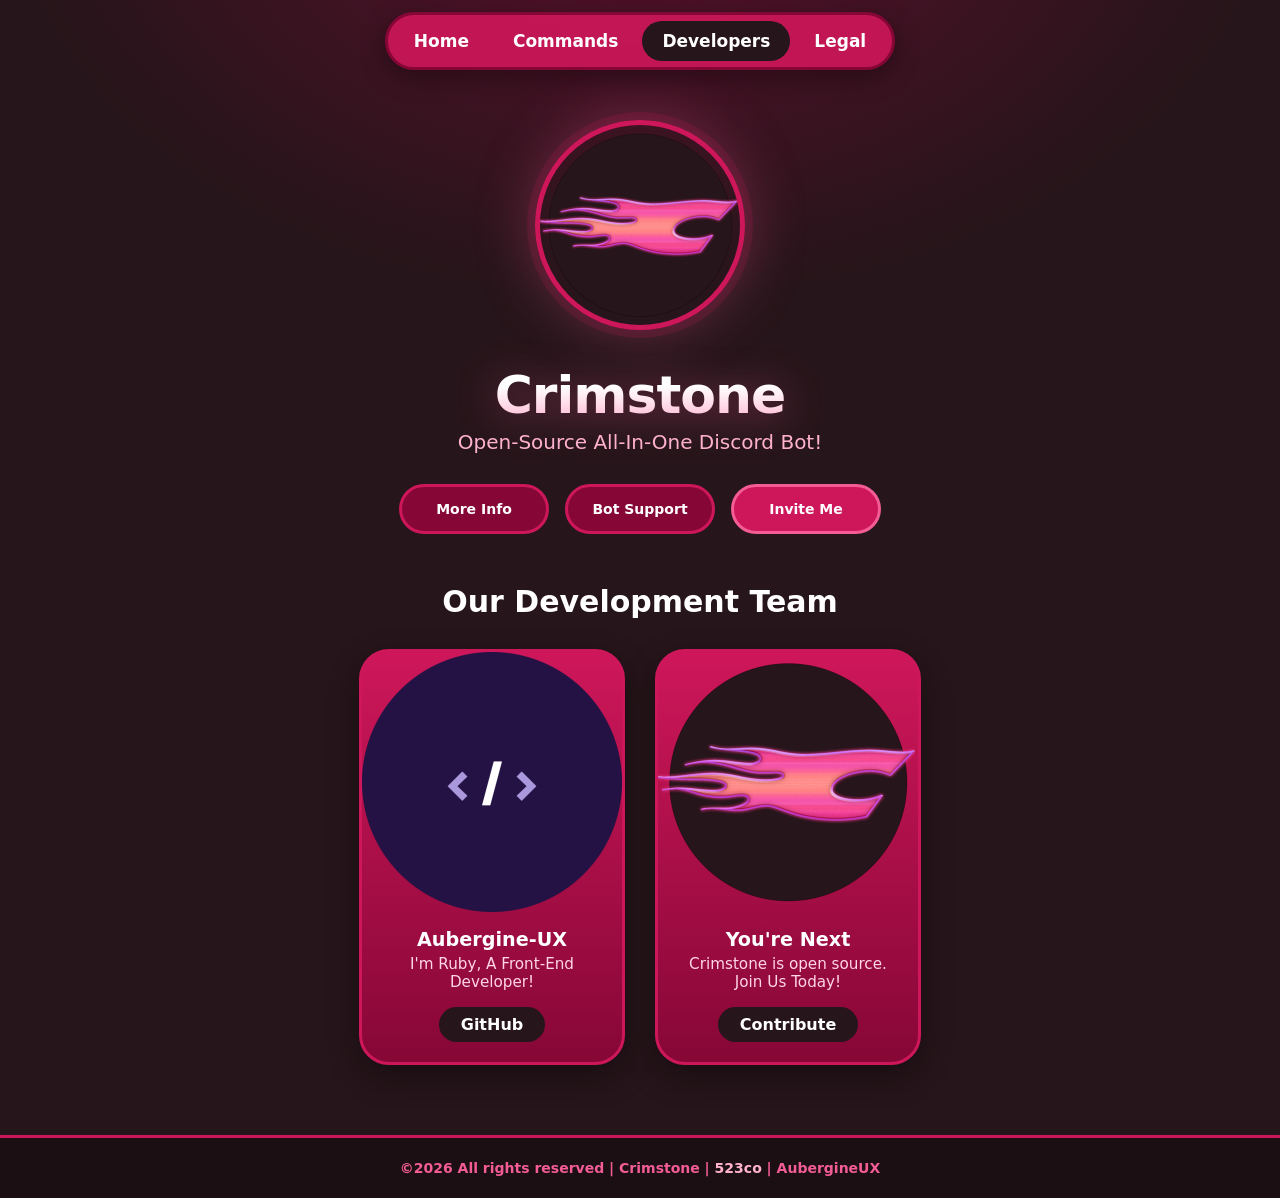
<file: developers.html>
<!DOCTYPE html>
<html lang="en">
<head>
    <meta charset="UTF-8">
    <meta name="viewport" content="width=device-width, initial-scale=1.0">
    <title>Crimstone Developers – Who Builds the Bot</title>
    <meta name="description" content="Meet the developer behind Crimstone, the free and open-source Discord moderation and leveling bot, and find out how to contribute.">
    <meta name="author" content="AubergineUX">
    <meta name="theme-color" content="#ce175a">
    <link rel="canonical" href="https://crim.aubergineux.com/developers.html">
    <meta property="og:type" content="website">
    <meta property="og:site_name" content="Crimstone">
    <meta property="og:title" content="Crimstone Developers – Who Builds the Bot">
    <meta property="og:description" content="Meet the developer behind Crimstone, the free and open-source Discord moderation and leveling bot, and find out how to contribute.">
    <meta property="og:url" content="https://crim.aubergineux.com/developers.html">
    <meta property="og:image" content="https://crim.aubergineux.com/images/og-image.png">
    <meta property="og:image:width" content="1200">
    <meta property="og:image:height" content="630">
    <meta property="og:image:alt" content="The Crimstone bot logo">
    <meta name="twitter:card" content="summary_large_image">
    <meta name="twitter:title" content="Crimstone Developers – Who Builds the Bot">
    <meta name="twitter:description" content="Meet the developer behind Crimstone, the free and open-source Discord moderation and leveling bot, and find out how to contribute.">
    <meta name="twitter:image" content="https://crim.aubergineux.com/images/og-image.png">
    <link rel="stylesheet" href="style.css">
    <link rel="icon" type="image/png" sizes="48x48" href="/images/favicon-48.png">
    <link rel="apple-touch-icon" href="/images/apple-touch-icon.png">
</head>
<body>
    <nav id="nav" aria-label="Main">
        <div id="navtext-div">
            <a href="/" class="navtext">Home</a>
            <a href="commands.html" class="navtext">Commands</a>
            <a href="developers.html" class="navtext" aria-current="page">Developers</a>
            <a href="privacy.html" class="navtext">Legal</a>
        </div>
    </nav>

    <header>
        <img id="logo-main-1" src="images/logo-400.png" alt="Crimstone logo" width="200" height="200">
        <p id="botname-main-1">Crimstone</p>
        <p id="botname-main-2">Open-Source All-In-One Discord Bot!</p>

        <div id="main-buttons">
            <a class="main-button" href="developers.html">More Info</a>
            <a class="main-button" href="https://osm.pm/ruby" rel="noopener">Bot Support</a>
            <a class="main-button" id="invite-button" href="https://discord.com/oauth2/authorize?client_id=1507721065235877958" rel="noopener">Invite Me</a>
        </div>
    </header>

    <main id="dev">
        <h1 id="dev-heading">Our Development Team</h1>
        <div id="dev-grid">
            <div class="dev-card">
                <img src="images/profile1-520.png" alt="Aubergine-UX profile picture" width="260" height="260" loading="lazy">
                <h2 class="dev-name">Aubergine-UX</h2>
                <p class="dev-quote">I'm Ruby, A Front-End Developer!</p>
                <div class="dev-socials">
                    <a href="https://github.com/aubergine-ux" rel="noopener">GitHub</a>
                </div>
            </div>
            <div class="dev-card">
                <img src="images/profile2-520.png" alt="Crimstone logo" width="260" height="260" loading="lazy">
                <h2 class="dev-name">You're Next</h2>
                <p class="dev-quote">Crimstone is open source. Join Us Today!</p>
                <div class="dev-socials">
                    <a href="https://github.com/aubergine-ux/Crimstone-Bot" rel="noopener">Contribute</a>
                </div>
            </div>
        </div>
    </main>

    <footer>
        <p id="footer-text">©️2026 All rights reserved | Crimstone | <a href="https://523r.com/" rel="noopener">523co</a> | AubergineUX</p>
    </footer>
</body>
</html>
</file>
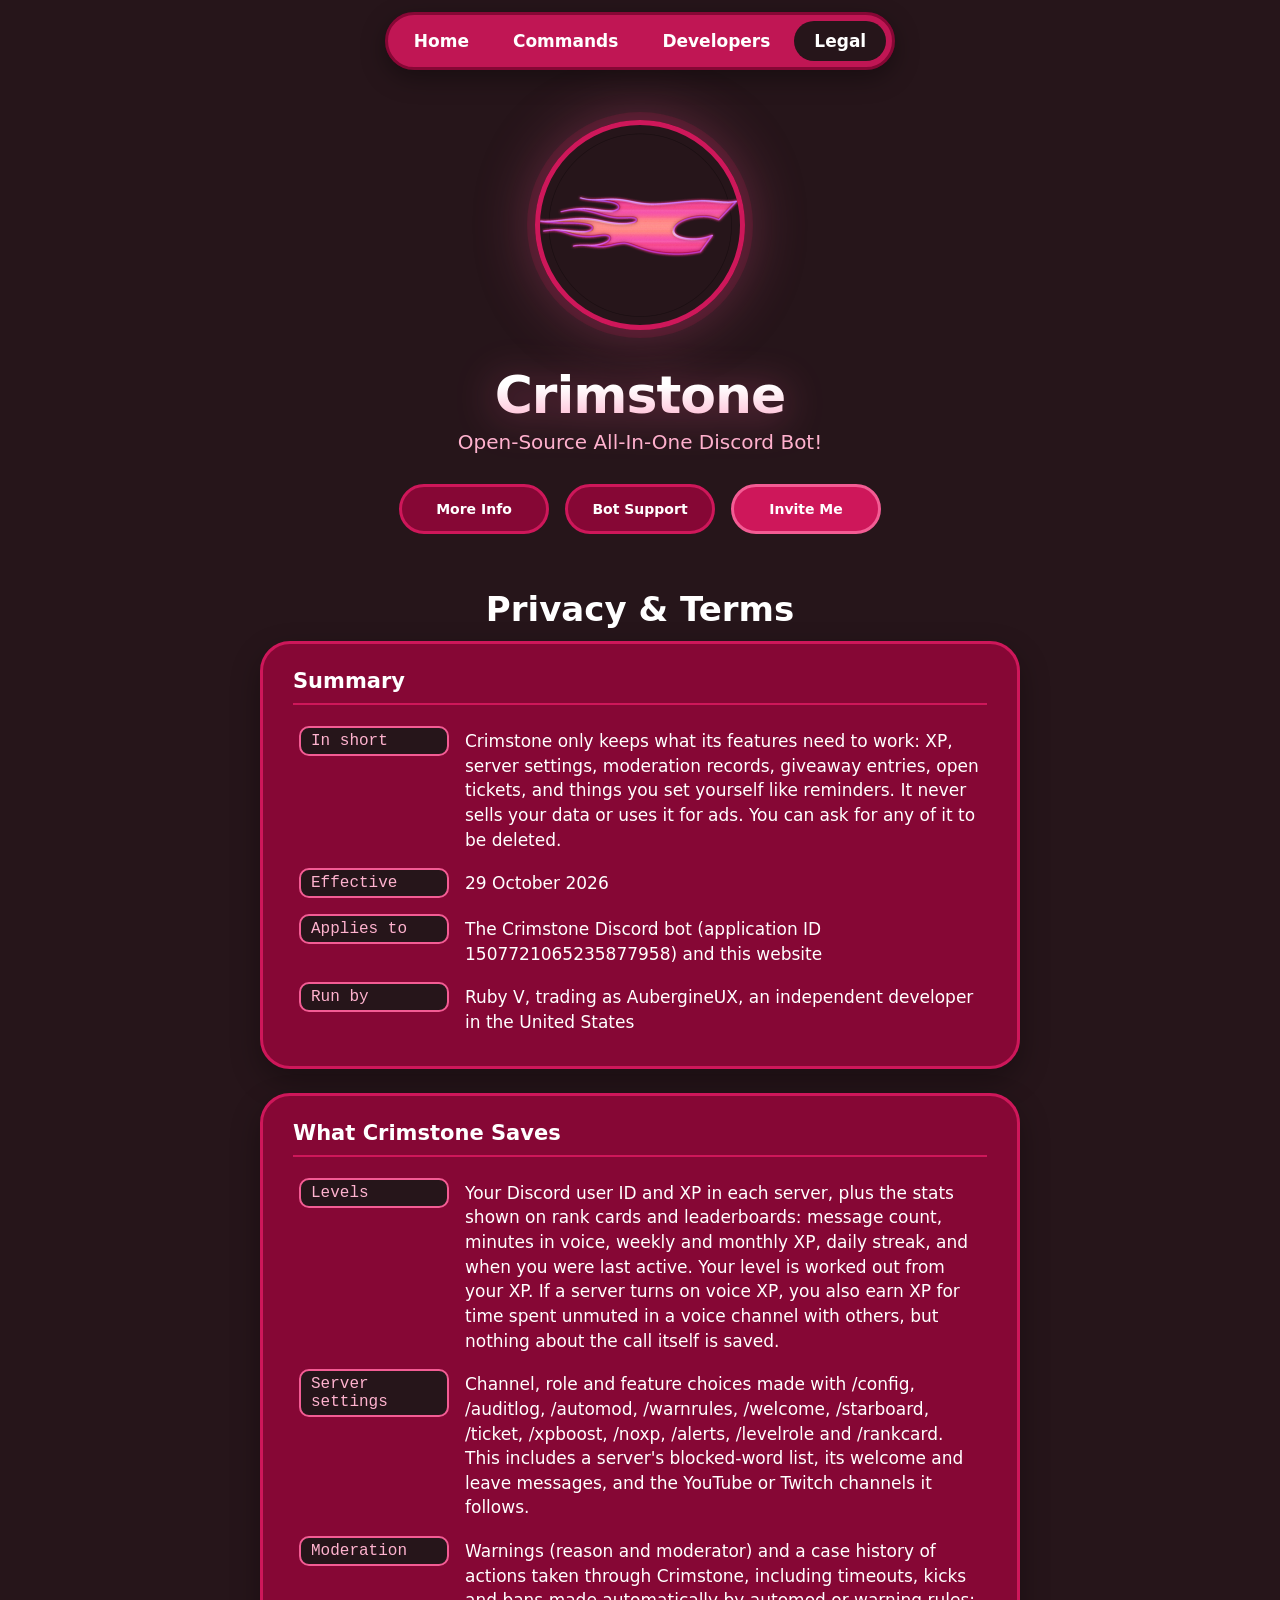
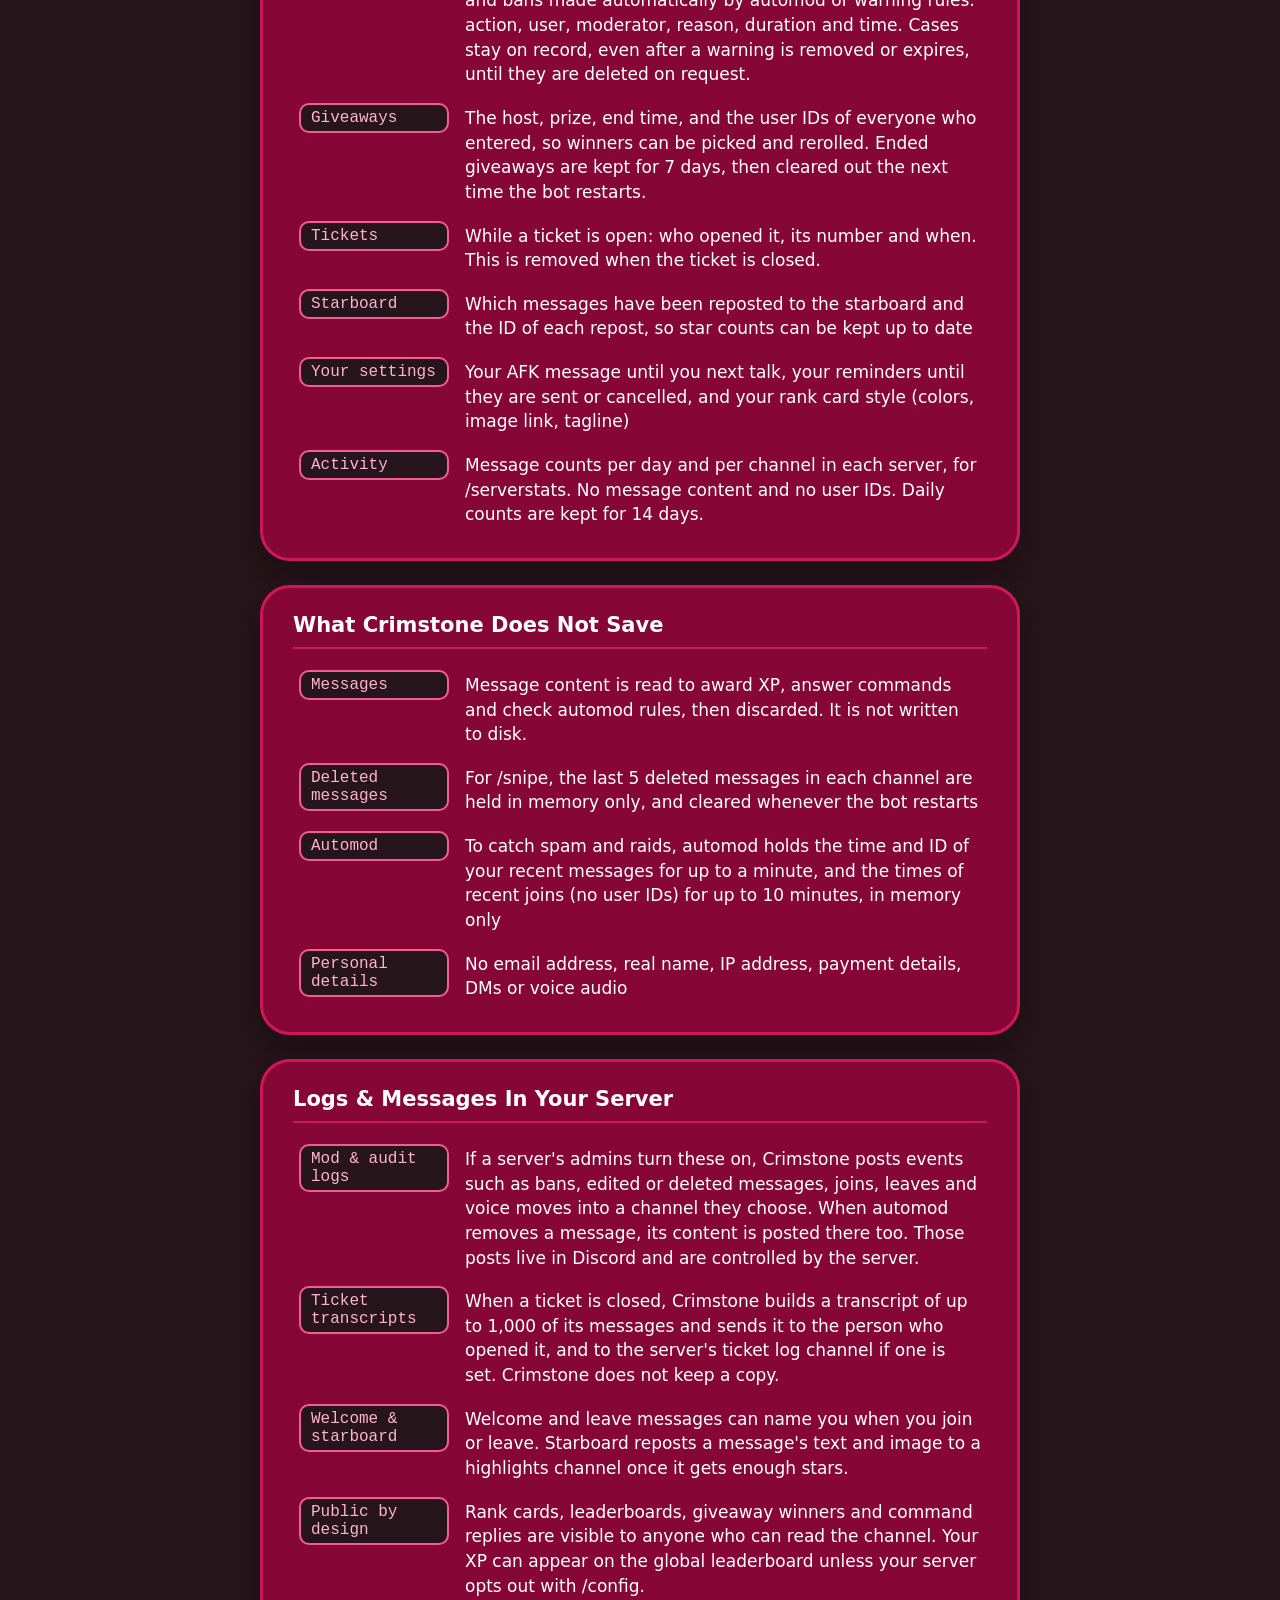
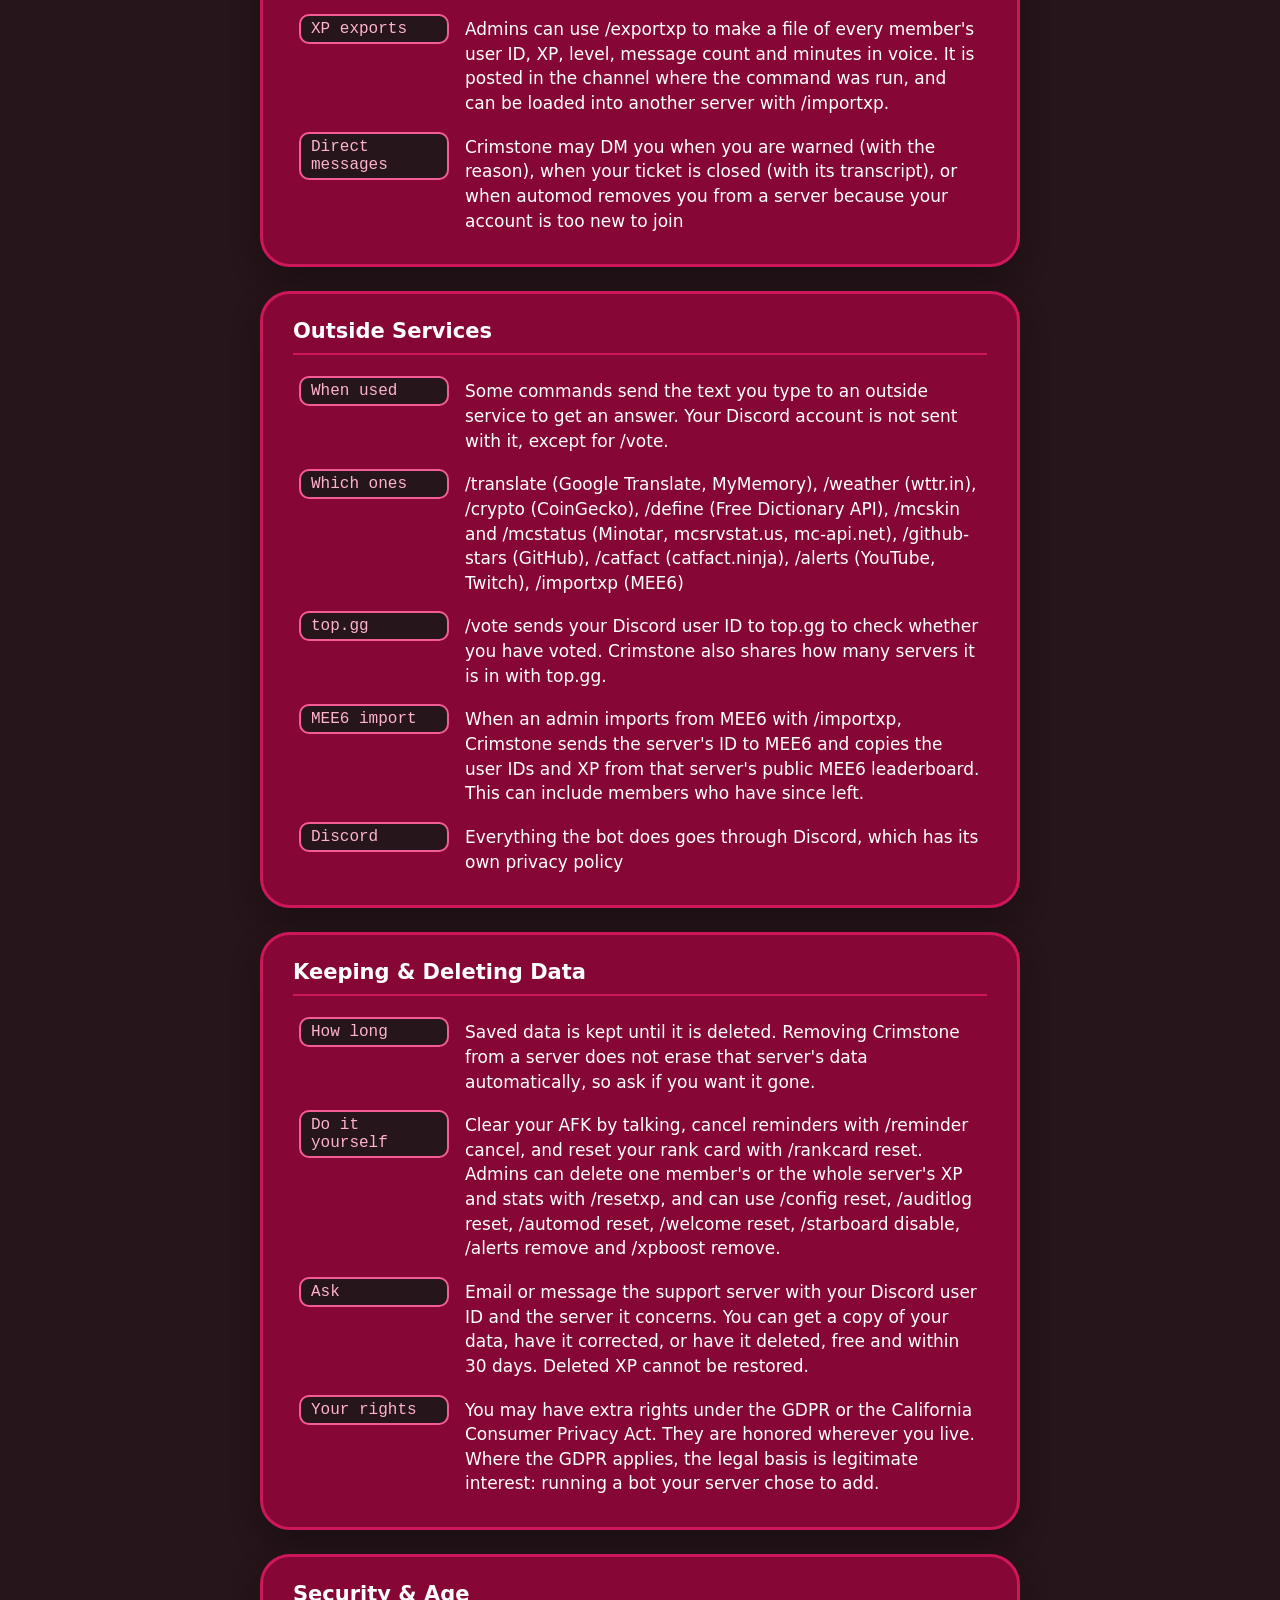
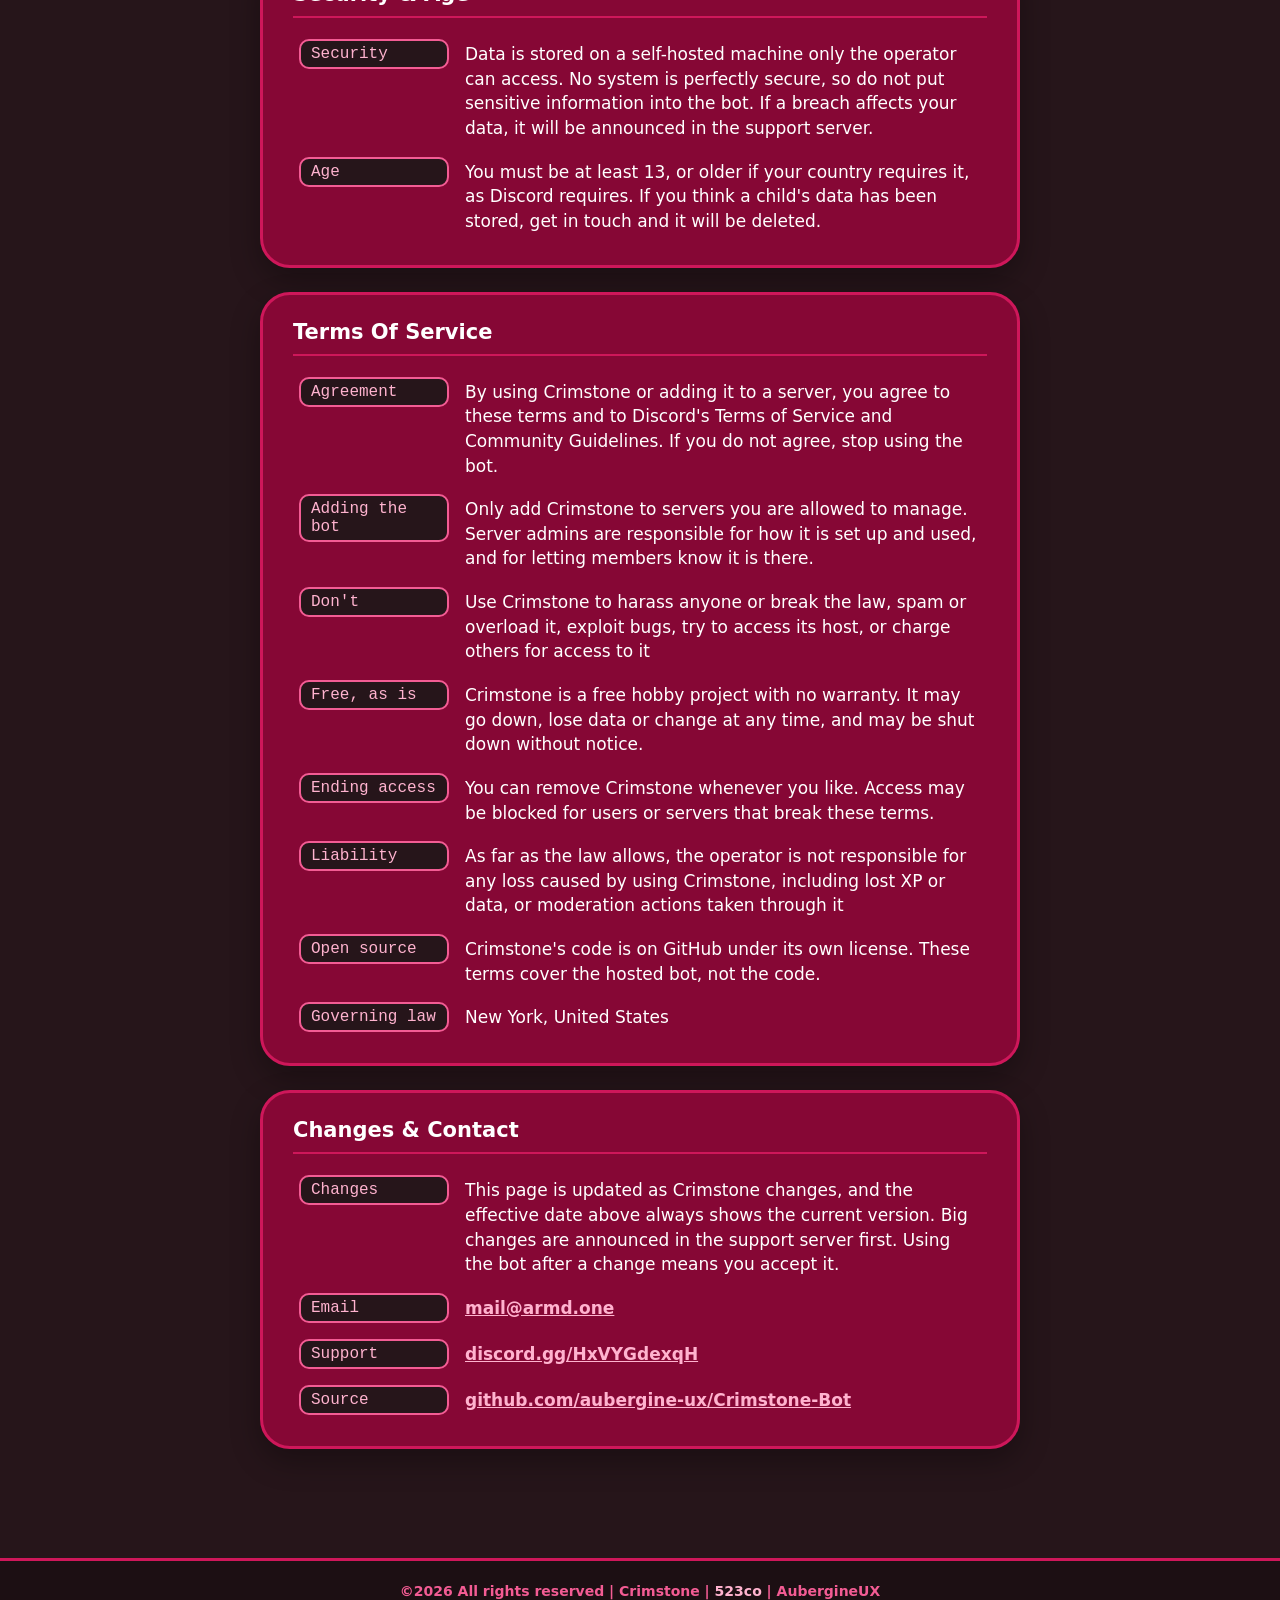
<file: privacy.html>
<!DOCTYPE html>
<html lang="en">
<head>
    <meta charset="UTF-8">
    <meta name="viewport" content="width=device-width, initial-scale=1.0">
    <title>Crimstone Privacy Policy &amp; Terms of Service</title>
    <meta name="description" content="What data the Crimstone Discord bot stores, why, how long it keeps it, and how to have it deleted, plus the terms for using the bot.">
    <meta name="author" content="AubergineUX">
    <meta name="theme-color" content="#ce175a">
    <link rel="canonical" href="https://crim.aubergineux.com/privacy.html">
    <meta property="og:type" content="website">
    <meta property="og:site_name" content="Crimstone">
    <meta property="og:title" content="Crimstone Privacy Policy &amp; Terms of Service">
    <meta property="og:description" content="What data the Crimstone Discord bot stores, why, how long it keeps it, and how to have it deleted, plus the terms for using the bot.">
    <meta property="og:url" content="https://crim.aubergineux.com/privacy.html">
    <meta property="og:image" content="https://crim.aubergineux.com/images/og-image.png">
    <meta property="og:image:width" content="1200">
    <meta property="og:image:height" content="630">
    <meta property="og:image:alt" content="The Crimstone bot logo">
    <meta name="twitter:card" content="summary_large_image">
    <meta name="twitter:title" content="Crimstone Privacy Policy &amp; Terms of Service">
    <meta name="twitter:description" content="What data the Crimstone Discord bot stores, why, how long it keeps it, and how to have it deleted, plus the terms for using the bot.">
    <meta name="twitter:image" content="https://crim.aubergineux.com/images/og-image.png">
    <link rel="stylesheet" href="style.css">
    <link rel="icon" type="image/png" sizes="48x48" href="/images/favicon-48.png">
    <link rel="apple-touch-icon" href="/images/apple-touch-icon.png">
</head>
<body>
    <nav id="nav" aria-label="Main">
        <div id="navtext-div">
            <a href="/" class="navtext">Home</a>
            <a href="commands.html" class="navtext">Commands</a>
            <a href="developers.html" class="navtext">Developers</a>
            <a href="privacy.html" class="navtext" aria-current="page">Legal</a>
        </div>
    </nav>

    <header>
        <img id="logo-main-1" src="images/logo-400.png" alt="Crimstone logo" width="200" height="200">
        <p id="botname-main-1">Crimstone</p>
        <p id="botname-main-2">Open-Source All-In-One Discord Bot!</p>

        <div id="main-buttons">
            <a class="main-button" href="developers.html">More Info</a>
            <a class="main-button" href="https://osm.pm/ruby" rel="noopener">Bot Support</a>
            <a class="main-button" id="invite-button" href="https://discord.com/oauth2/authorize?client_id=1507721065235877958" rel="noopener">Invite Me</a>
        </div>
    </header>

    <main id="commands">
        <h1 id="commands-title">Privacy &amp; Terms</h1>

        <section class="command-category">
            <h2 class="category-title">Summary</h2>
            <div class="command-list">
                <div class="command-item">
                    <span class="command-name">In short</span>
                    <span class="command-desc">Crimstone only keeps what its features need to work: XP, server settings, moderation records, giveaway entries, open tickets, and things you set yourself like reminders. It never sells your data or uses it for ads. You can ask for any of it to be deleted.</span>
                </div>
                <div class="command-item">
                    <span class="command-name">Effective</span>
                    <span class="command-desc">29 October 2026</span>
                </div>
                <div class="command-item">
                    <span class="command-name">Applies to</span>
                    <span class="command-desc">The Crimstone Discord bot (application ID 1507721065235877958) and this website</span>
                </div>
                <div class="command-item">
                    <span class="command-name">Run by</span>
                    <span class="command-desc">Ruby V, trading as AubergineUX, an independent developer in the United States</span>
                </div>
            </div>
        </section>

        <section class="command-category">
            <h2 class="category-title">What Crimstone Saves</h2>
            <div class="command-list">
                <div class="command-item">
                    <span class="command-name">Levels</span>
                    <span class="command-desc">Your Discord user ID and XP in each server, plus the stats shown on rank cards and leaderboards: message count, minutes in voice, weekly and monthly XP, daily streak, and when you were last active. Your level is worked out from your XP. If a server turns on voice XP, you also earn XP for time spent unmuted in a voice channel with others, but nothing about the call itself is saved.</span>
                </div>
                <div class="command-item">
                    <span class="command-name">Server settings</span>
                    <span class="command-desc">Channel, role and feature choices made with /config, /auditlog, /automod, /warnrules, /welcome, /starboard, /ticket, /xpboost, /noxp, /alerts, /levelrole and /rankcard. This includes a server's blocked-word list, its welcome and leave messages, and the YouTube or Twitch channels it follows.</span>
                </div>
                <div class="command-item">
                    <span class="command-name">Moderation</span>
                    <span class="command-desc">Warnings (reason and moderator) and a case history of actions taken through Crimstone, including timeouts, kicks and bans made automatically by automod or warning rules: action, user, moderator, reason, duration and time. Cases stay on record, even after a warning is removed or expires, until they are deleted on request.</span>
                </div>
                <div class="command-item">
                    <span class="command-name">Giveaways</span>
                    <span class="command-desc">The host, prize, end time, and the user IDs of everyone who entered, so winners can be picked and rerolled. Ended giveaways are kept for 7 days, then cleared out the next time the bot restarts.</span>
                </div>
                <div class="command-item">
                    <span class="command-name">Tickets</span>
                    <span class="command-desc">While a ticket is open: who opened it, its number and when. This is removed when the ticket is closed.</span>
                </div>
                <div class="command-item">
                    <span class="command-name">Starboard</span>
                    <span class="command-desc">Which messages have been reposted to the starboard and the ID of each repost, so star counts can be kept up to date</span>
                </div>
                <div class="command-item">
                    <span class="command-name">Your settings</span>
                    <span class="command-desc">Your AFK message until you next talk, your reminders until they are sent or cancelled, and your rank card style (colors, image link, tagline)</span>
                </div>
                <div class="command-item">
                    <span class="command-name">Activity</span>
                    <span class="command-desc">Message counts per day and per channel in each server, for /serverstats. No message content and no user IDs. Daily counts are kept for 14 days.</span>
                </div>
            </div>
        </section>

        <section class="command-category">
            <h2 class="category-title">What Crimstone Does Not Save</h2>
            <div class="command-list">
                <div class="command-item">
                    <span class="command-name">Messages</span>
                    <span class="command-desc">Message content is read to award XP, answer commands and check automod rules, then discarded. It is not written to disk.</span>
                </div>
                <div class="command-item">
                    <span class="command-name">Deleted messages</span>
                    <span class="command-desc">For /snipe, the last 5 deleted messages in each channel are held in memory only, and cleared whenever the bot restarts</span>
                </div>
                <div class="command-item">
                    <span class="command-name">Automod</span>
                    <span class="command-desc">To catch spam and raids, automod holds the time and ID of your recent messages for up to a minute, and the times of recent joins (no user IDs) for up to 10 minutes, in memory only</span>
                </div>
                <div class="command-item">
                    <span class="command-name">Personal details</span>
                    <span class="command-desc">No email address, real name, IP address, payment details, DMs or voice audio</span>
                </div>
            </div>
        </section>

        <section class="command-category">
            <h2 class="category-title">Logs & Messages In Your Server</h2>
            <div class="command-list">
                <div class="command-item">
                    <span class="command-name">Mod & audit logs</span>
                    <span class="command-desc">If a server's admins turn these on, Crimstone posts events such as bans, edited or deleted messages, joins, leaves and voice moves into a channel they choose. When automod removes a message, its content is posted there too. Those posts live in Discord and are controlled by the server.</span>
                </div>
                <div class="command-item">
                    <span class="command-name">Ticket transcripts</span>
                    <span class="command-desc">When a ticket is closed, Crimstone builds a transcript of up to 1,000 of its messages and sends it to the person who opened it, and to the server's ticket log channel if one is set. Crimstone does not keep a copy.</span>
                </div>
                <div class="command-item">
                    <span class="command-name">Welcome & starboard</span>
                    <span class="command-desc">Welcome and leave messages can name you when you join or leave. Starboard reposts a message's text and image to a highlights channel once it gets enough stars.</span>
                </div>
                <div class="command-item">
                    <span class="command-name">Public by design</span>
                    <span class="command-desc">Rank cards, leaderboards, giveaway winners and command replies are visible to anyone who can read the channel. Your XP can appear on the global leaderboard unless your server opts out with /config.</span>
                </div>
                <div class="command-item">
                    <span class="command-name">XP exports</span>
                    <span class="command-desc">Admins can use /exportxp to make a file of every member's user ID, XP, level, message count and minutes in voice. It is posted in the channel where the command was run, and can be loaded into another server with /importxp.</span>
                </div>
                <div class="command-item">
                    <span class="command-name">Direct messages</span>
                    <span class="command-desc">Crimstone may DM you when you are warned (with the reason), when your ticket is closed (with its transcript), or when automod removes you from a server because your account is too new to join</span>
                </div>
            </div>
        </section>

        <section class="command-category">
            <h2 class="category-title">Outside Services</h2>
            <div class="command-list">
                <div class="command-item">
                    <span class="command-name">When used</span>
                    <span class="command-desc">Some commands send the text you type to an outside service to get an answer. Your Discord account is not sent with it, except for /vote.</span>
                </div>
                <div class="command-item">
                    <span class="command-name">Which ones</span>
                    <span class="command-desc">/translate (Google Translate, MyMemory), /weather (wttr.in), /crypto (CoinGecko), /define (Free Dictionary API), /mcskin and /mcstatus (Minotar, mcsrvstat.us, mc-api.net), /github-stars (GitHub), /catfact (catfact.ninja), /alerts (YouTube, Twitch), /importxp (MEE6)</span>
                </div>
                <div class="command-item">
                    <span class="command-name">top.gg</span>
                    <span class="command-desc">/vote sends your Discord user ID to top.gg to check whether you have voted. Crimstone also shares how many servers it is in with top.gg.</span>
                </div>
                <div class="command-item">
                    <span class="command-name">MEE6 import</span>
                    <span class="command-desc">When an admin imports from MEE6 with /importxp, Crimstone sends the server's ID to MEE6 and copies the user IDs and XP from that server's public MEE6 leaderboard. This can include members who have since left.</span>
                </div>
                <div class="command-item">
                    <span class="command-name">Discord</span>
                    <span class="command-desc">Everything the bot does goes through Discord, which has its own privacy policy</span>
                </div>
            </div>
        </section>

        <section class="command-category">
            <h2 class="category-title">Keeping & Deleting Data</h2>
            <div class="command-list">
                <div class="command-item">
                    <span class="command-name">How long</span>
                    <span class="command-desc">Saved data is kept until it is deleted. Removing Crimstone from a server does not erase that server's data automatically, so ask if you want it gone.</span>
                </div>
                <div class="command-item">
                    <span class="command-name">Do it yourself</span>
                    <span class="command-desc">Clear your AFK by talking, cancel reminders with /reminder cancel, and reset your rank card with /rankcard reset. Admins can delete one member's or the whole server's XP and stats with /resetxp, and can use /config reset, /auditlog reset, /automod reset, /welcome reset, /starboard disable, /alerts remove and /xpboost remove.</span>
                </div>
                <div class="command-item">
                    <span class="command-name">Ask</span>
                    <span class="command-desc">Email or message the support server with your Discord user ID and the server it concerns. You can get a copy of your data, have it corrected, or have it deleted, free and within 30 days. Deleted XP cannot be restored.</span>
                </div>
                <div class="command-item">
                    <span class="command-name">Your rights</span>
                    <span class="command-desc">You may have extra rights under the GDPR or the California Consumer Privacy Act. They are honored wherever you live. Where the GDPR applies, the legal basis is legitimate interest: running a bot your server chose to add.</span>
                </div>
            </div>
        </section>

        <section class="command-category">
            <h2 class="category-title">Security & Age</h2>
            <div class="command-list">
                <div class="command-item">
                    <span class="command-name">Security</span>
                    <span class="command-desc">Data is stored on a self-hosted machine only the operator can access. No system is perfectly secure, so do not put sensitive information into the bot. If a breach affects your data, it will be announced in the support server.</span>
                </div>
                <div class="command-item">
                    <span class="command-name">Age</span>
                    <span class="command-desc">You must be at least 13, or older if your country requires it, as Discord requires. If you think a child's data has been stored, get in touch and it will be deleted.</span>
                </div>
            </div>
        </section>

        <section class="command-category">
            <h2 class="category-title">Terms Of Service</h2>
            <div class="command-list">
                <div class="command-item">
                    <span class="command-name">Agreement</span>
                    <span class="command-desc">By using Crimstone or adding it to a server, you agree to these terms and to Discord's Terms of Service and Community Guidelines. If you do not agree, stop using the bot.</span>
                </div>
                <div class="command-item">
                    <span class="command-name">Adding the bot</span>
                    <span class="command-desc">Only add Crimstone to servers you are allowed to manage. Server admins are responsible for how it is set up and used, and for letting members know it is there.</span>
                </div>
                <div class="command-item">
                    <span class="command-name">Don't</span>
                    <span class="command-desc">Use Crimstone to harass anyone or break the law, spam or overload it, exploit bugs, try to access its host, or charge others for access to it</span>
                </div>
                <div class="command-item">
                    <span class="command-name">Free, as is</span>
                    <span class="command-desc">Crimstone is a free hobby project with no warranty. It may go down, lose data or change at any time, and may be shut down without notice.</span>
                </div>
                <div class="command-item">
                    <span class="command-name">Ending access</span>
                    <span class="command-desc">You can remove Crimstone whenever you like. Access may be blocked for users or servers that break these terms.</span>
                </div>
                <div class="command-item">
                    <span class="command-name">Liability</span>
                    <span class="command-desc">As far as the law allows, the operator is not responsible for any loss caused by using Crimstone, including lost XP or data, or moderation actions taken through it</span>
                </div>
                <div class="command-item">
                    <span class="command-name">Open source</span>
                    <span class="command-desc">Crimstone's code is on GitHub under its own license. These terms cover the hosted bot, not the code.</span>
                </div>
                <div class="command-item">
                    <span class="command-name">Governing law</span>
                    <span class="command-desc">New York, United States</span>
                </div>
            </div>
        </section>

        <section class="command-category">
            <h2 class="category-title">Changes & Contact</h2>
            <div class="command-list">
                <div class="command-item">
                    <span class="command-name">Changes</span>
                    <span class="command-desc">This page is updated as Crimstone changes, and the effective date above always shows the current version. Big changes are announced in the support server first. Using the bot after a change means you accept it.</span>
                </div>
                <div class="command-item">
                    <span class="command-name">Email</span>
                    <span class="command-desc"><a href="mailto:mail@armd.one">mail@armd.one</a></span>
                </div>
                <div class="command-item">
                    <span class="command-name">Support</span>
                    <span class="command-desc"><a href="https://discord.gg/HxVYGdexqH" rel="noopener">discord.gg/HxVYGdexqH</a></span>
                </div>
                <div class="command-item">
                    <span class="command-name">Source</span>
                    <span class="command-desc"><a href="https://github.com/aubergine-ux/Crimstone-Bot" rel="noopener">github.com/aubergine-ux/Crimstone-Bot</a></span>
                </div>
            </div>
        </section>

    </main>

    <footer>
        <p id="footer-text">©️2026 All rights reserved | Crimstone | <a href="https://523r.com/" rel="noopener">523co</a> | AubergineUX</p>
    </footer>
</body>
</html>
</file>
<file: style.css>
html {
    background-color: #26151a;
    font-family: system-ui, -apple-system, BlinkMacSystemFont, 'Segoe UI', Roboto, Oxygen, Ubuntu, Cantarell, 'Open Sans', 'Helvetica Neue', sans-serif;
    user-select: none;
    scroll-behavior: smooth;
    overflow-x: hidden;
}

body {
    margin: 0;
    min-height: 100vh;
    display: flex;
    flex-direction: column;
    background: radial-gradient(ellipse 900px 600px at 50% -10%, #5a0f2b 0%, #26151a 70%) no-repeat;
}

main {
    flex: 1;
}

::selection {
    background: #f35c94;
    color: white;
}

h1, h2, h3 {
    text-wrap: balance;
}

a:focus-visible {
    outline: 3px solid #ffb3cf;
    outline-offset: 3px;
}

nav {
    position: sticky;
    top: 12px;
    z-index: 10;
    width: fit-content;
    max-width: calc(100% - 24px);
    box-sizing: border-box;
    margin: 12px auto 0 auto;
    background-color: rgba(206, 23, 90, 0.92);
    border: 3px solid #860735;
    border-radius: 50px;
    padding: 6px;
    box-shadow: 0 8px 24px rgba(0, 0, 0, 0.35);
    backdrop-filter: blur(8px);
    transition: 0.2s;
}

#navtext, .navtext {
    color: white;
    font-size: 17px;
    font-weight: 600;
    margin: 0;
    padding: 10px 20px;
    border-radius: 50px;
    text-decoration: none;
    transition: 0.2s;
}

.navtext:hover {
    background-color: #860735;
}

.navtext[aria-current="page"] {
    background-color: #26151a;
}

#navtext-div {
    display: flex;
    flex-wrap: wrap;
    justify-content: center;
    gap: 4px;
}

#logo-main-1 {
    border-radius: 1000px;
    margin: 50px auto 0 auto;
    display: block;
    border: solid #ce175a 5px;
    max-width: -webkit-fill-available;
    max-height: 200px;
    box-shadow: 0 0 0 8px rgba(206, 23, 90, 0.15), 0 0 60px rgba(243, 92, 148, 0.35);
    transition: 0.5s;
}

#logo-main-1:hover {
    transform: scale(1.04) rotate(-3deg);
    box-shadow: 0 0 0 10px rgba(206, 23, 90, 0.2), 0 0 80px rgba(243, 92, 148, 0.5);
}

#botname-main-1 {
    color: white;
    text-align: center;
    font-size: 52px;
    font-weight: 800;
    letter-spacing: -1px;
    margin: 35px 0 5px;
    background: linear-gradient(180deg, white 35%, #ffb3cf 100%);
    -webkit-background-clip: text;
    background-clip: text;
    -webkit-text-fill-color: transparent;
    filter: drop-shadow(0 4px 20px rgba(243, 92, 148, 0.45));
}

#botname-main-2 {
    color: #ffb3cf;
    text-align: center;
    font-size: 20px;
    margin: 5px 0 30px;
}

#main-buttons {
    display: flex;
    flex-wrap: wrap;
    justify-content: center;
    gap: 16px;
    padding: 0 20px;
}

#main-buttons-2 {
    display: flex;
    justify-content: space-evenly;
}

.main-button {
    width: 150px;
    height: 50px;
    box-sizing: border-box;
    border-radius: 50px;
    background-color: #860735;
    color: white;
    border: 3px solid #ce175a;
    transition: 0.3s;
    cursor: pointer;
    font-weight: bold;
    font-size: 14px;
    display: inline-flex;
    align-items: center;
    justify-content: center;
    text-decoration: none;
}

.main-button:hover {
    background-color: #ce175a;
    transform: translateY(-3px);
    box-shadow: 0 8px 20px rgba(206, 23, 90, 0.45);
}

#invite-button {
    background-color: #ce175a;
    border-color: #f35c94;
}

#invite-button:hover {
    background-color: #f35c94;
}

#main-info {
    width: auto;
    max-width: min(700px, 90%);
    min-height: 250px;
    padding: 35px 45px;
    box-sizing: border-box;
    border-radius: 40px;
    border: 3px solid #ce175a;
    transition: 0.5s;
    background: linear-gradient(160deg, #9c0a40 0%, #860735 60%, #6e062c 100%);
    box-shadow: 0 16px 40px rgba(0, 0, 0, 0.35);
    color: white;
    display: flex;
    flex-direction: column;
    justify-content: center;
    align-items: center;
    margin: 0 auto;
    margin-top: 45px;
    animation: rise 0.6s ease backwards;
}

#features {
    max-width: min(1000px, 90%);
    margin: 70px auto 0 auto;
}

#features-title {
    color: white;
    text-align: center;
    font-size: 30px;
    margin: 0 0 30px;
}

#features-grid {
    display: grid;
    grid-template-columns: repeat(auto-fit, minmax(260px, 1fr));
    gap: 20px;
}

.feature-card {
    background: rgba(134, 7, 53, 0.35);
    border: 2px solid #5a0f2b;
    border-radius: 30px;
    padding: 26px 28px;
    color: white;
    transition: 0.3s;
    animation: rise 0.6s ease backwards;
}

.feature-card:nth-child(2) {
    animation-delay: 0.08s;
}

.feature-card:nth-child(3) {
    animation-delay: 0.16s;
}

.feature-card:nth-child(4) {
    animation-delay: 0.24s;
}

.feature-card:nth-child(5) {
    animation-delay: 0.32s;
}

.feature-card:nth-child(6) {
    animation-delay: 0.4s;
}

.feature-card:hover {
    background: rgba(134, 7, 53, 0.6);
    border-color: #ce175a;
    transform: translateY(-4px);
}

.feature-icon {
    display: inline-flex;
    align-items: center;
    justify-content: center;
    width: 52px;
    height: 52px;
    border-radius: 16px;
    background: linear-gradient(135deg, #ce175a 0%, #860735 100%);
    box-shadow: 0 6px 16px rgba(206, 23, 90, 0.35);
    font-size: 26px;
}

.feature-name {
    font-size: 20px;
    margin: 16px 0 6px;
}

.feature-desc {
    color: #ffd6e5;
    font-size: 16px;
    line-height: 1.55;
    margin: 0;
}

@keyframes rise {
    from {
        opacity: 0;
        transform: translateY(16px);
    }

    to {
        opacity: 1;
        transform: translateY(0);
    }
}

#main-info-1 {
    text-align: center;
    justify-content: center;
    line-height: 1.6;
    font-size: 17px;
}

#main-info-2 {
    display: flex;
    flex-wrap: wrap;
    justify-content: center;
    text-align: center;
    background: #26151a;
    border-radius: 50px;
    padding: 8px 20px;
}

#main-info-1, #main-info-2 {
    margin: 0;
}

#main-info h2 {
    font-size: 24px;
    text-align: center;
    margin: 0 0 14px;
}

.intro {
    color: #ffb3cf;
    text-align: center;
    font-size: 18px;
    line-height: 1.5;
    margin: 0 0 30px;
}

.intro strong {
    color: white;
}

.intro a, .command-desc a, #main-info-2 a {
    color: #ffb3cf;
    font-weight: 600;
    white-space: nowrap;
    transition: 0.2s;
}

.intro a:hover, .command-desc a:hover, #main-info-2 a:hover {
    color: white;
}

#dev {
    padding: 50px 6% 20px;
}

#dev-heading {
    font-size: 30px;
    color: rgb(255, 255, 255);
    text-align: center;
    margin: 0 0 30px;
}

#dev-grid {
    display: flex;
    flex-wrap: wrap;
    justify-content: center;
    gap: 30px;
}

#commands {
    padding: 35px 20px;
    max-width: 800px;
    width: 100%;
    box-sizing: border-box;
    margin: 0 auto;
}

#commands-title {
    color: white;
    text-align: center;
    font-size: 34px;
    margin: 20px 0 12px;
}

.dev-card {
    color: white;
    display: flex;
    flex-direction: column;
    background: linear-gradient(180deg, #ce175a 0%, #860735 100%);
    border: 3px solid #ce175a;
    border-radius: 30px;
    overflow: hidden;
    box-shadow: 0 12px 30px rgba(0, 0, 0, 0.35);
    width: 260px;
    transition: 0.3s;
    animation: rise 0.6s ease backwards;
}

.dev-card:nth-child(2) {
    animation-delay: 0.1s;
}

.dev-card:hover {
    transform: translateY(-6px);
    box-shadow: 0 18px 40px rgba(206, 23, 90, 0.35);
}

.dev-card img {
    display: block;
    width: 100%;
    height: auto;
}

.dev-name {
    font-size: 1.2rem;
    text-align: center;
    margin: 16px 0 4px;
}

.dev-quote {
    margin: 0 8% 16px;
    font-size: 0.95rem;
    text-align: center;
    color: #ffd6e5;
    flex-grow: 1;
}

.dev-socials {
    text-align: center;
    padding-bottom: 20px;
}

.dev-socials a {
    display: inline-block;
    margin: 0 8px;
    padding: 8px 22px;
    border-radius: 50px;
    background: #26151a;
    color: inherit;
    font-weight: 600;
    text-decoration: none;
    transition: 0.2s;
}

.dev-socials a:hover {
    background: white;
    color: #860735;
}

.command-category {
    background: #860735;
    border-radius: 30px;
    border: 3px solid #ce175a;
    padding: 25px 30px;
    margin-bottom: 24px;
    box-shadow: 0 12px 30px rgba(0, 0, 0, 0.3);
    animation: rise 0.6s ease backwards;
}

.category-title {
    display: flex;
    align-items: center;
    gap: 10px;
    font-size: 21px;
    margin-top: 0;
    color: white;
    border-bottom: 2px solid #ce175a;
    padding-bottom: 10px;
    margin-bottom: 15px;
}

.category-count {
    background: #26151a;
    color: #ffb3cf;
    border-radius: 50px;
    font-size: 14px;
    padding: 2px 10px;
}

.command-list {
    display: flex;
    flex-direction: column;
    gap: 4px;
}

.command-item {
    display: flex;
    justify-content: space-between;
    align-items: flex-start;
    gap: 16px;
    padding: 6px;
    border-radius: 14px;
    transition: 0.2s;
}

.command-item:hover {
    background: rgba(38, 21, 26, 0.45);
}

.command-name {
    background: #26151a;
    color: #ffb3cf;
    border: 2px solid #f35c94;
    border-radius: 10px;
    font-family: ui-monospace, 'Cascadia Code', 'JetBrains Mono', Menlo, Consolas, monospace;
    font-size: 16px;
    padding: 4px 10px;
    min-width: 120px;
    flex: 0 0 150px;
    box-sizing: border-box;
    user-select: text;
}

.command-desc {
    flex: 1;
    color: white;
    font-size: 17px;
    line-height: 1.45;
    padding-top: 3px;
}

footer {
    border-top: 3px solid #ce175a;
    margin-top: 50px;
    background: #1c0f13;
}

#footer-text {
    text-align: center;
    justify-content: center;
    color: #f35c94;
    font-weight: 700;
    font-size: 14px;
    margin: 0;
    padding: 22px 20px;
}

#footer-text a {
    color: #ffb3cf;
    text-decoration: none;
    transition: 0.2s;
}

#footer-text a:hover {
    color: white;
    text-decoration: underline;
}

@media (max-width: 600px) {
    #navtext, .navtext {
        font-size: 14px;
        padding: 8px 10px;
    }

    #navtext-div {
        gap: 0;
    }

    #botname-main-1 {
        font-size: 40px;
    }

    #main-info {
        padding: 30px 24px;
        border-radius: 30px;
    }

    .command-category {
        padding: 20px;
        border-radius: 24px;
    }

    .command-item {
        flex-direction: column;
        align-items: flex-start;
        gap: 4px;
    }

    .command-name {
        flex-basis: auto;
    }
}

@media (prefers-reduced-motion: reduce) {
    html {
        scroll-behavior: auto;
    }

    * {
        transition: none !important;
        animation: none !important;
    }
}
</file>
